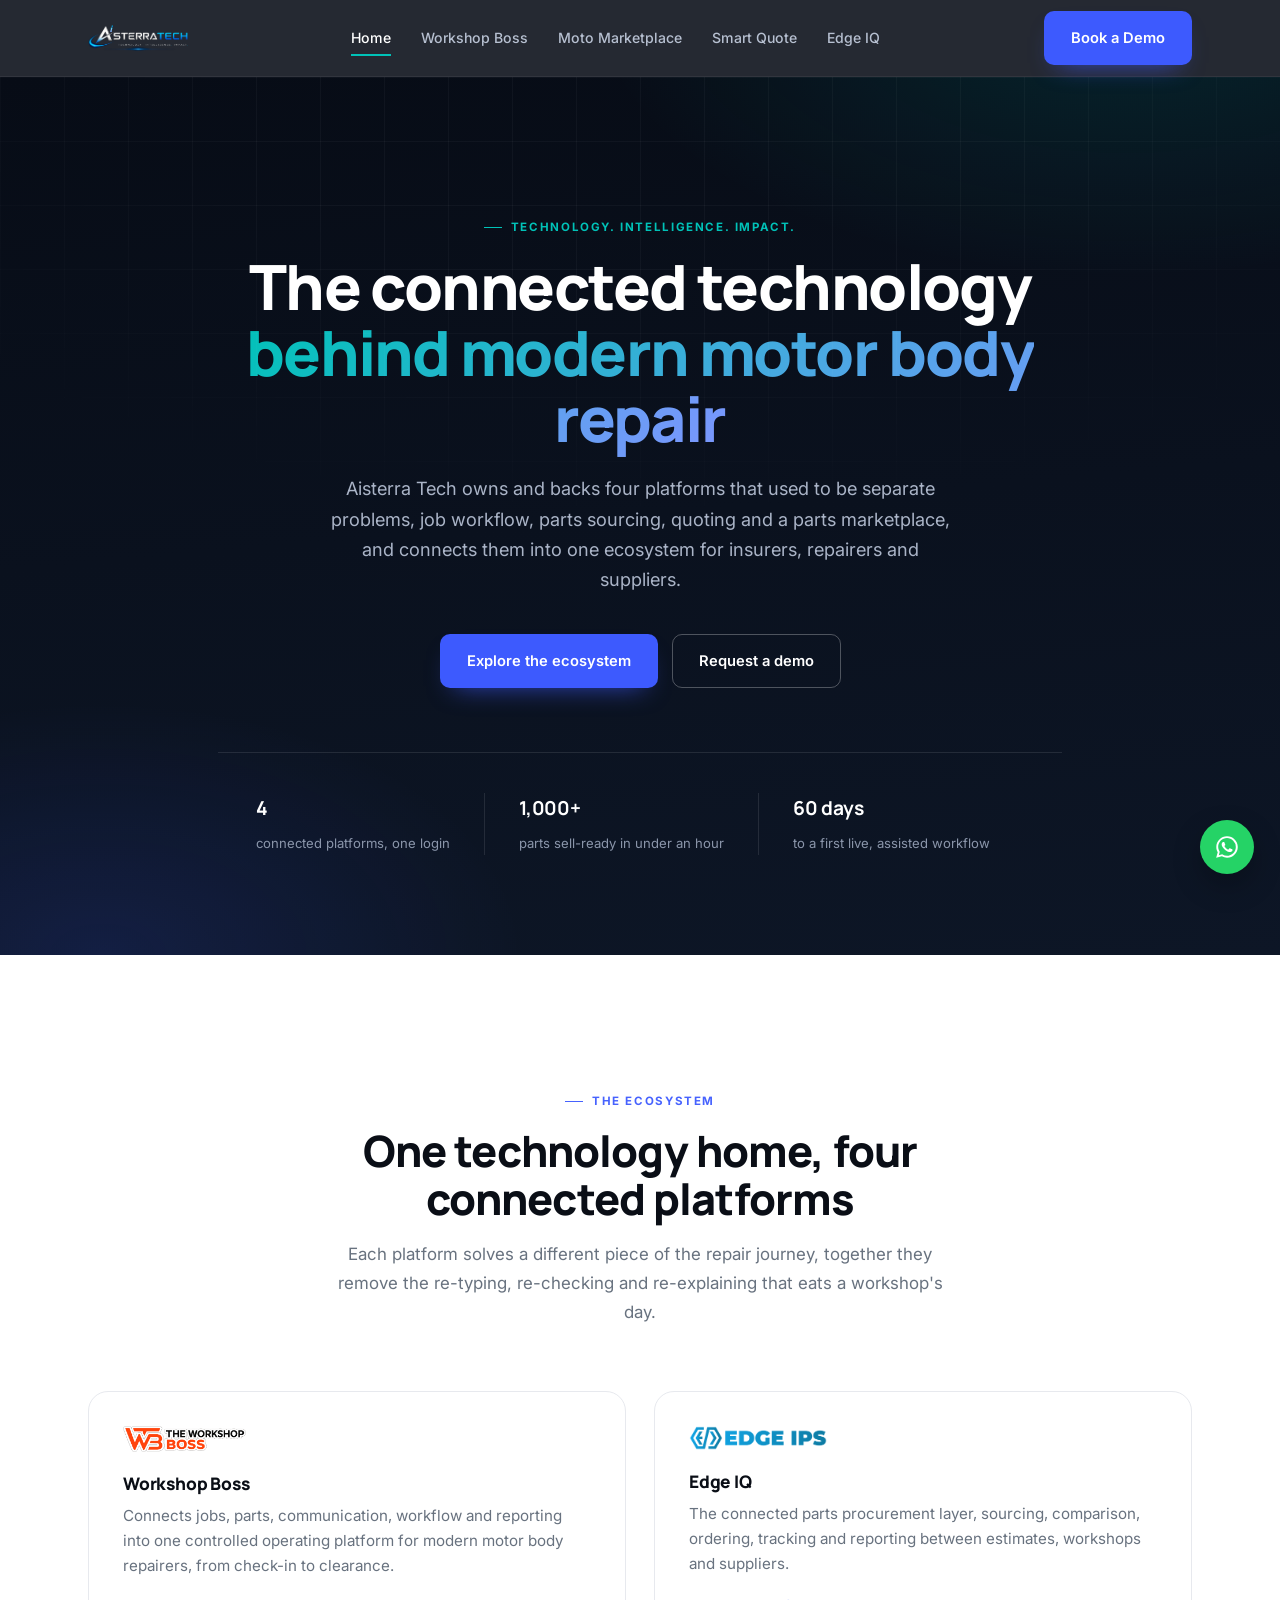
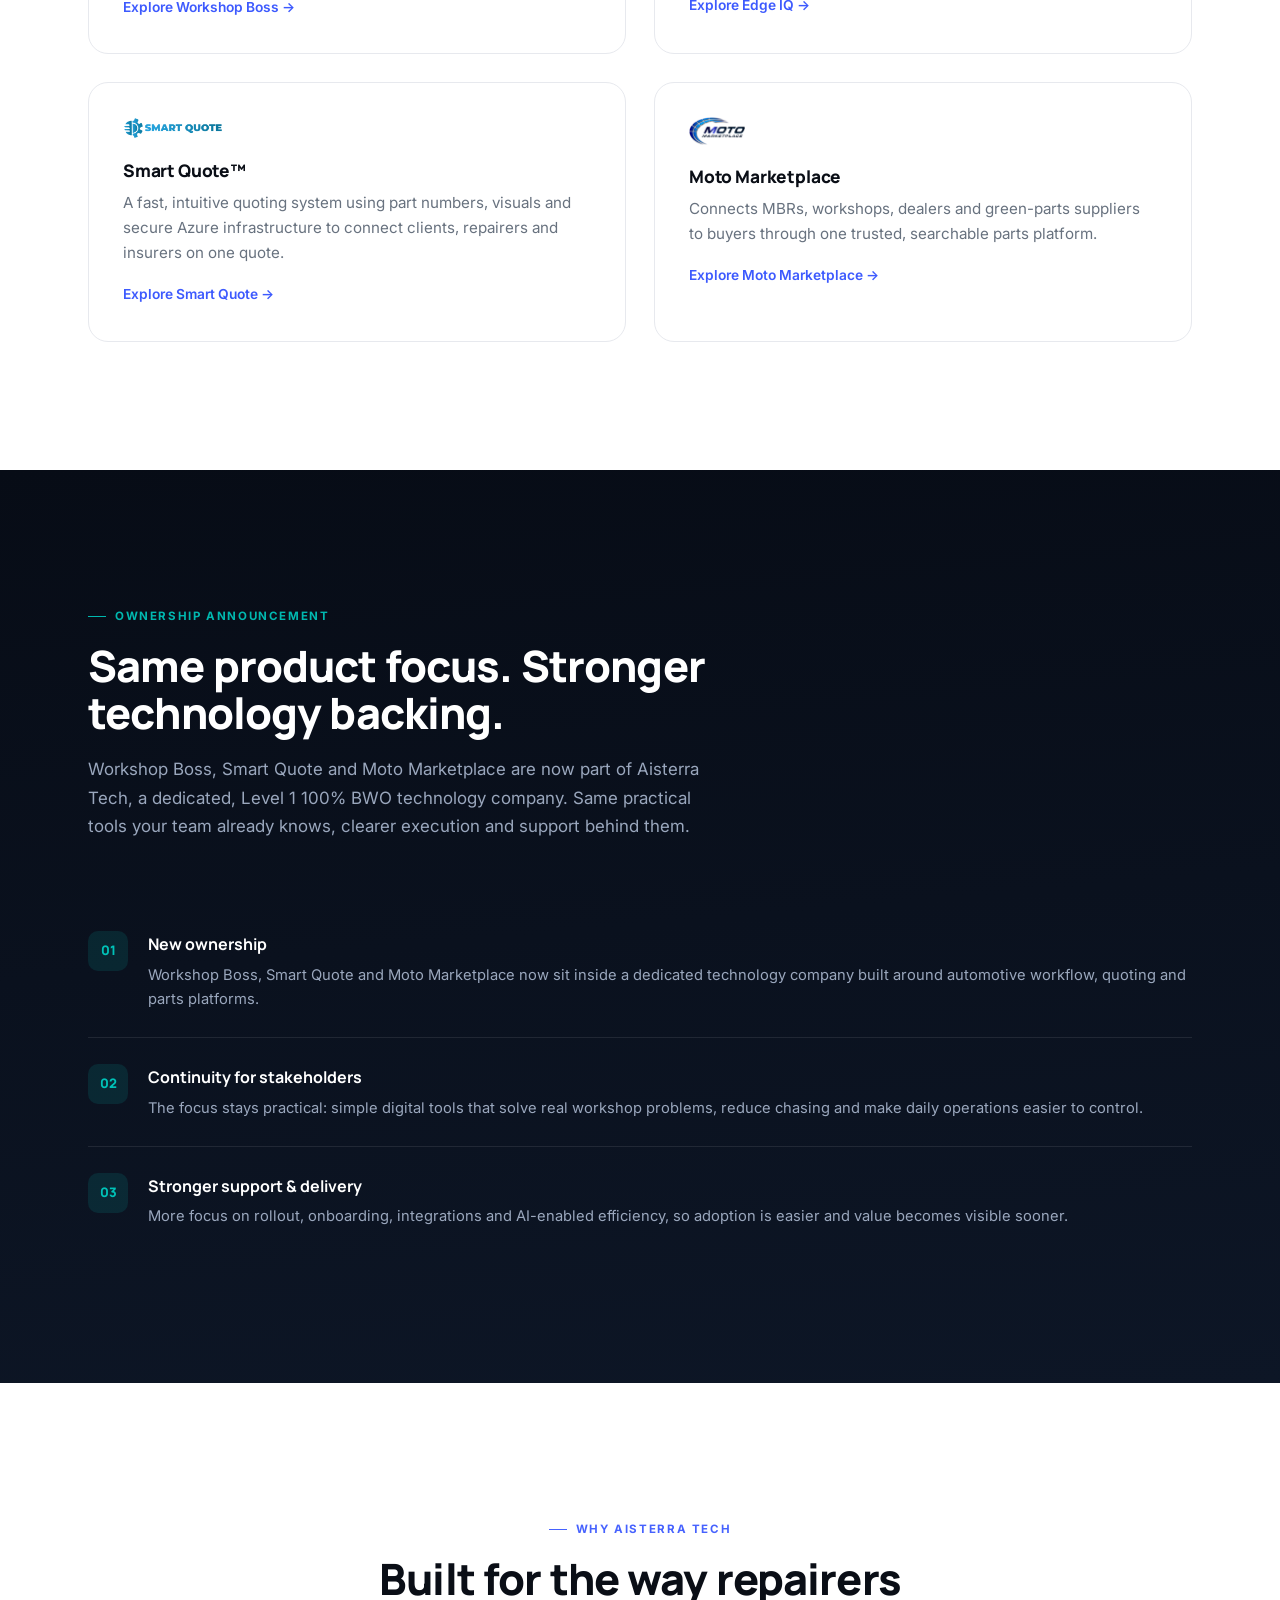
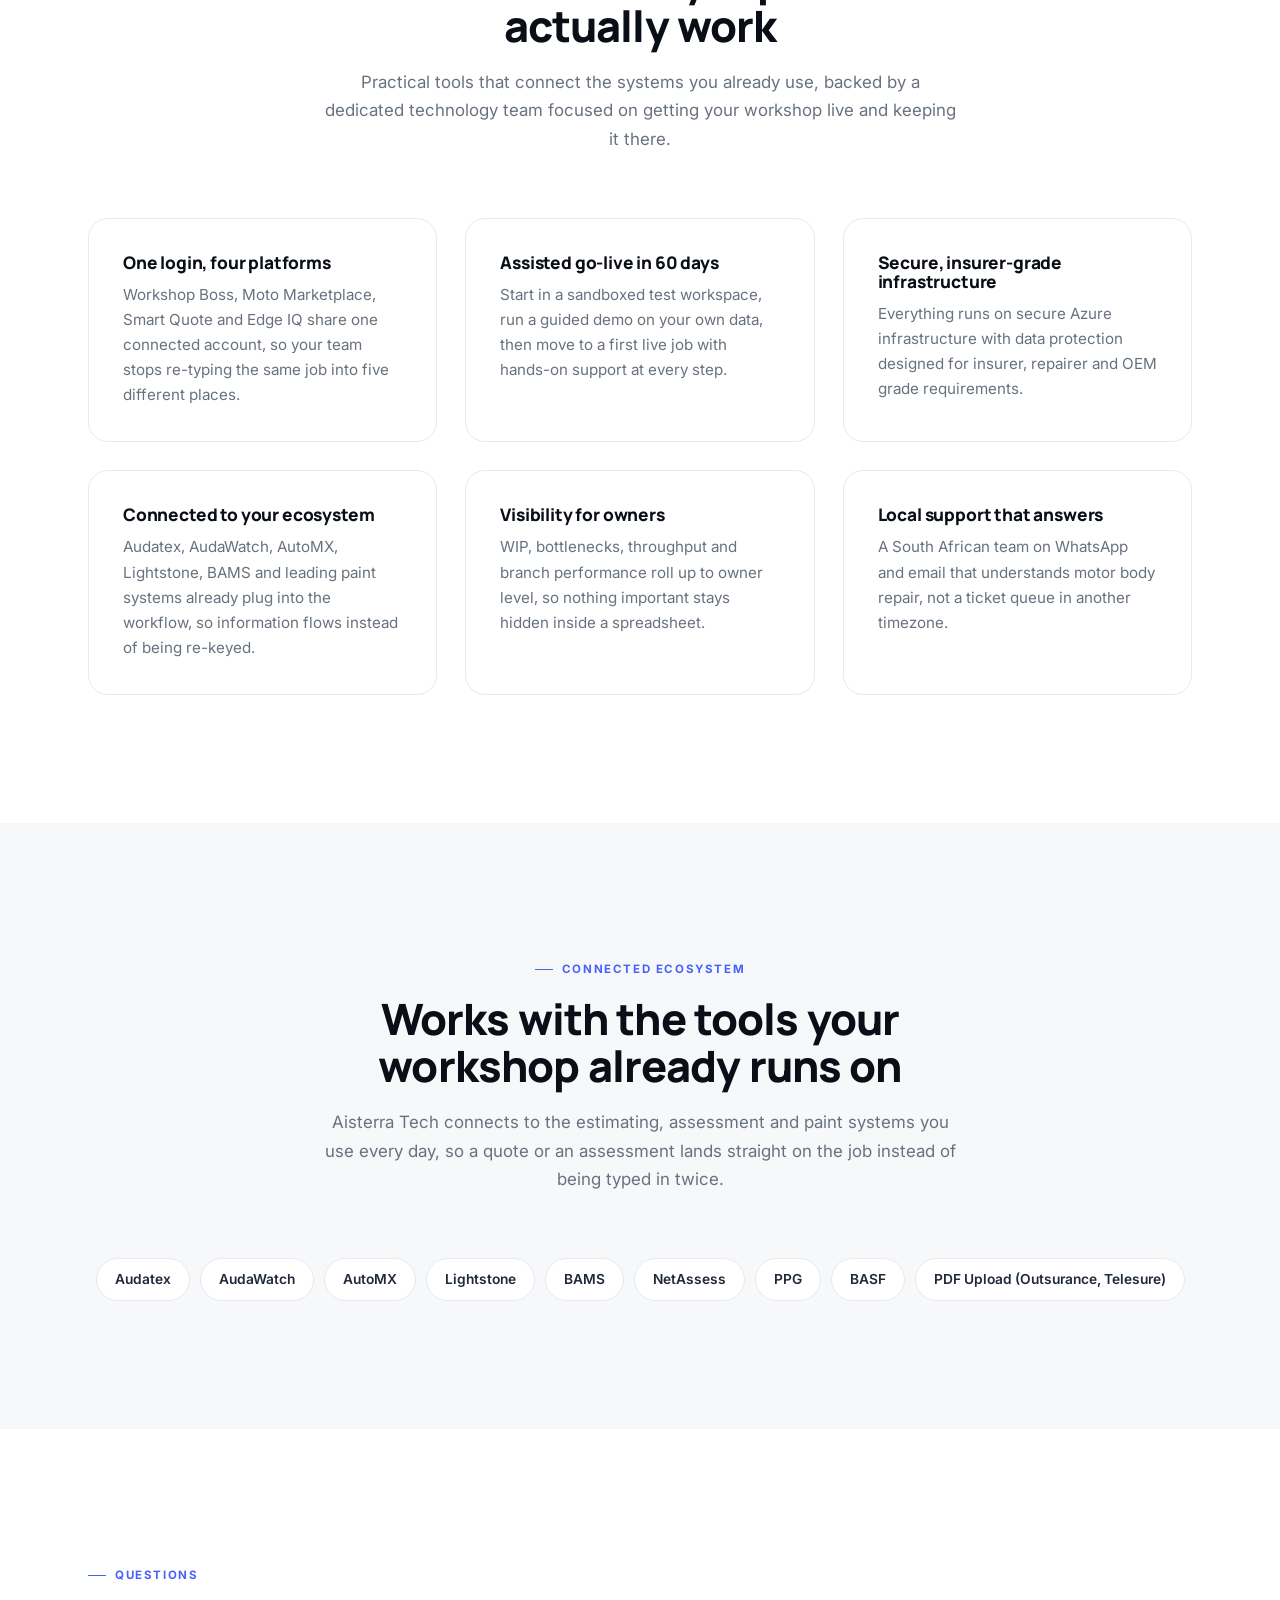
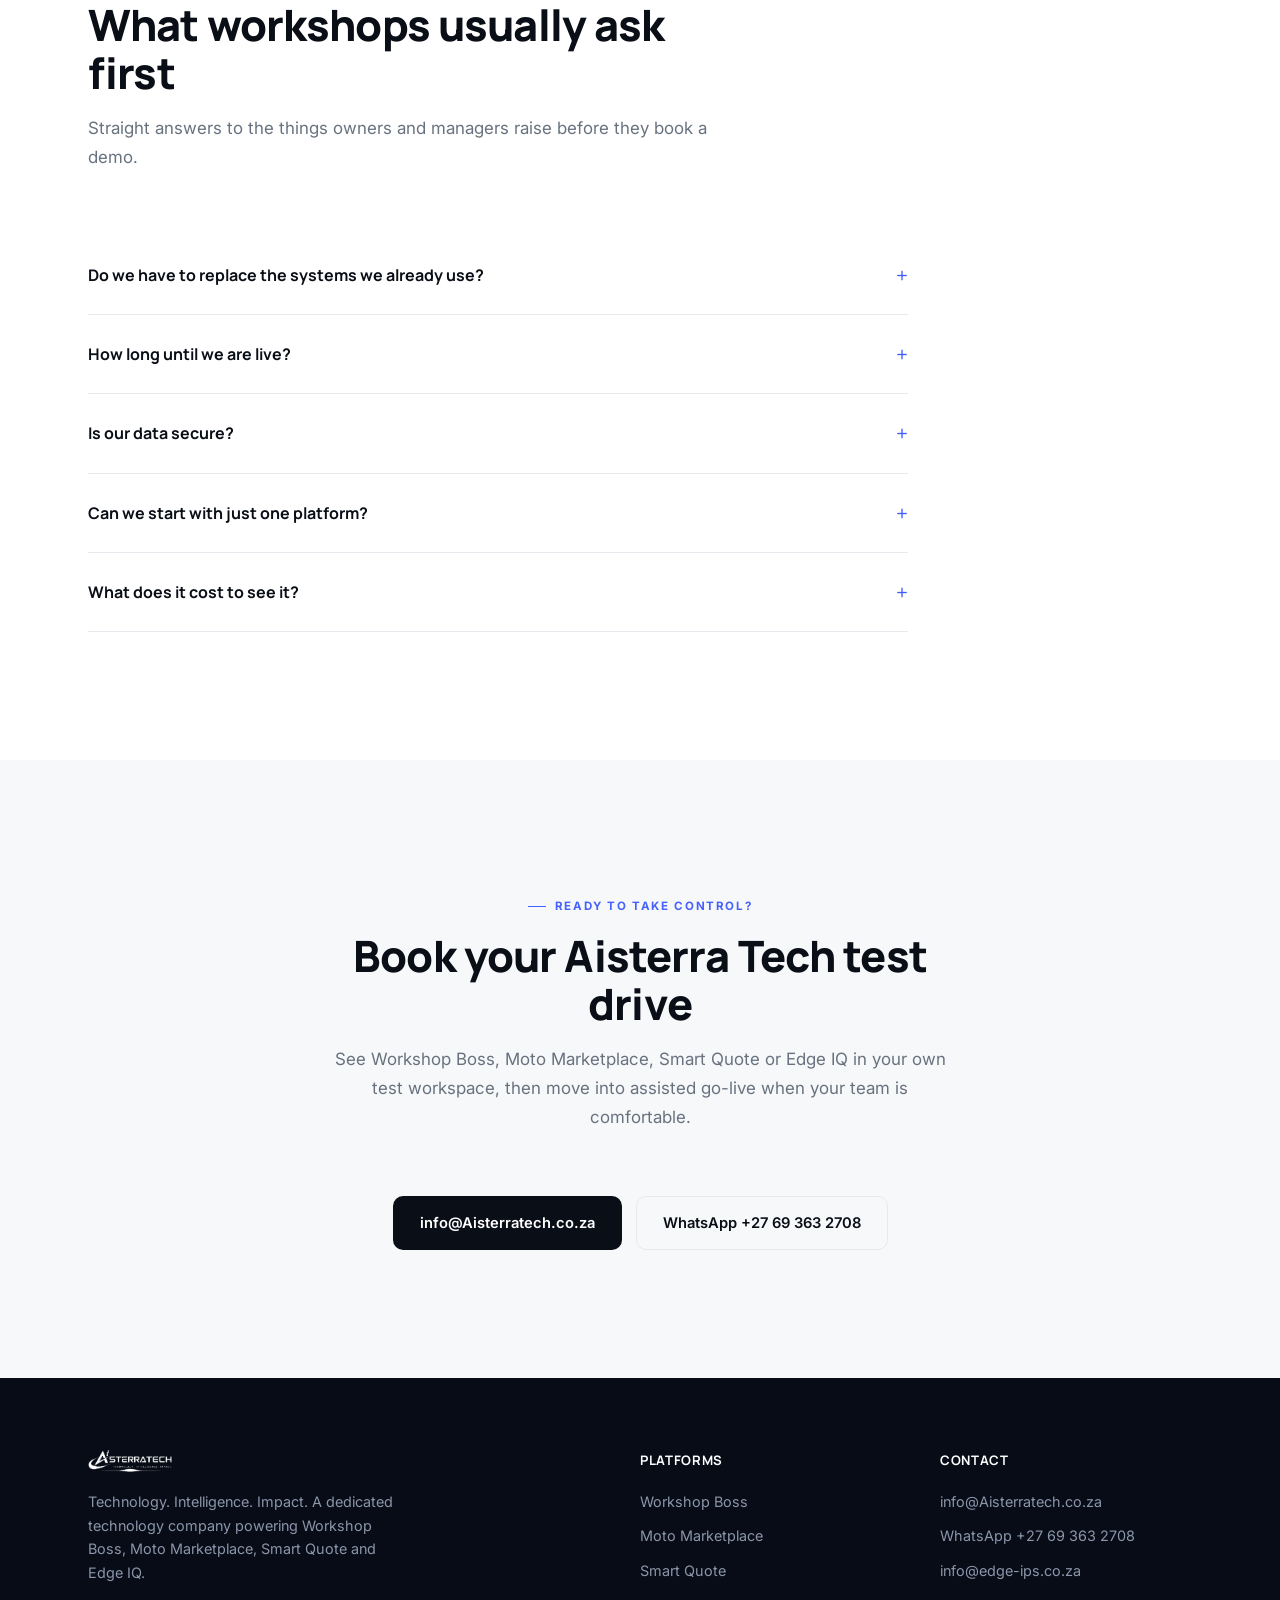
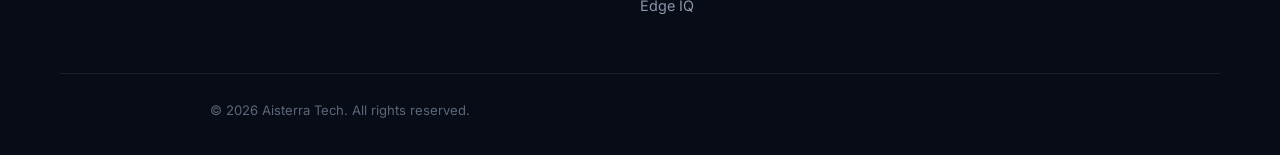
<file: index.html>
<!DOCTYPE html>
<html lang="en">
<head>
<meta charset="UTF-8">
<meta name="viewport" content="width=device-width, initial-scale=1.0">
<title>Aisterra Tech | Technology. Intelligence. Impact.</title>
<meta name="description" content="Aisterra Tech is the technology home for Workshop Boss, Moto Marketplace, Smart Quote and Edge IQ, connecting the entire automotive repair and parts ecosystem.">
<link rel="stylesheet" href="assets/style.css">
</head>
<body>

<header>
  <div class="wrap">
    <a href="index.html" class="brand"><img src="assets/aisterra-logo.png" alt="Aisterra Tech" style="filter:none"></a>
    <button class="nav-toggle" aria-label="Toggle menu" aria-expanded="false"><span></span><span></span><span></span></button>
    <nav>
      <a href="index.html" class="active">Home</a>
      <a href="workshop-boss.html">Workshop Boss</a>
      <a href="moto-marketplace.html">Moto Marketplace</a>
      <a href="smart-quote.html">Smart Quote</a>
      <a href="edge-iq.html">Edge IQ</a>
    </nav>
    <a href="#contact" class="btn btn-primary">Book a Demo</a>
  </div>
</header>

<section class="hero">
  <div class="wrap">
    <span class="eyebrow on-dark" style="justify-content:center">Technology. Intelligence. Impact.</span>
    <h1>The connected technology <span>behind modern motor body repair</span></h1>
    <p>Aisterra Tech owns and backs four platforms that used to be separate problems, job workflow, parts sourcing, quoting and a parts marketplace, and connects them into one ecosystem for insurers, repairers and suppliers.</p>
    <div class="hero-actions">
      <a href="#ecosystem" class="btn btn-primary">Explore the ecosystem</a>
      <a href="#contact" class="btn btn-ghost">Request a demo</a>
    </div>
    <div class="value-strip">
      <div class="item"><b>4</b><span>connected platforms, one login</span></div>
      <div class="item"><b>1,000+</b><span>parts sell-ready in under an hour</span></div>
      <div class="item"><b>60 days</b><span>to a first live, assisted workflow</span></div>
    </div>
  </div>
</section>

<section id="ecosystem">
  <div class="wrap">
    <div class="section-head center reveal">
      <span class="eyebrow" style="justify-content:center">The ecosystem</span>
      <h2>One technology home, four connected platforms</h2>
      <p>Each platform solves a different piece of the repair journey, together they remove the re-typing, re-checking and re-explaining that eats a workshop's day.</p>
    </div>
    <div class="grid-2">
      <div class="card reveal">
        <img src="assets/workshopboss-logo.png" alt="Workshop Boss" style="height:26px;margin-bottom:22px">
        <h3>Workshop Boss</h3>
        <p>Connects jobs, parts, communication, workflow and reporting into one controlled operating platform for modern motor body repairers, from check-in to clearance.</p>
        <a class="learn" href="workshop-boss.html">Explore Workshop Boss →</a>
      </div>
      <div class="card reveal">
        <img src="assets/edgeiq-logo.png" alt="Edge IQ" style="height:24px;margin-bottom:22px">
        <h3>Edge IQ</h3>
        <p>The connected parts procurement layer, sourcing, comparison, ordering, tracking and reporting between estimates, workshops and suppliers.</p>
        <a class="learn" href="edge-iq.html">Explore Edge IQ →</a>
      </div>
      <div class="card reveal">
        <img src="assets/smartquote-logo.png" alt="Smart Quote" style="height:22px;margin-bottom:22px">
        <h3>Smart Quote™</h3>
        <p>A fast, intuitive quoting system using part numbers, visuals and secure Azure infrastructure to connect clients, repairers and insurers on one quote.</p>
        <a class="learn" href="smart-quote.html">Explore Smart Quote →</a>
      </div>
      <div class="card reveal">
        <img src="assets/motomarketplace-logo.png" alt="Moto Marketplace" style="height:28px;margin-bottom:22px">
        <h3>Moto Marketplace</h3>
        <p>Connects MBRs, workshops, dealers and green-parts suppliers to buyers through one trusted, searchable parts platform.</p>
        <a class="learn" href="moto-marketplace.html">Explore Moto Marketplace →</a>
      </div>
    </div>
  </div>
</section>

<section class="bg-dark">
  <div class="wrap">
    <div class="section-head reveal">
      <span class="eyebrow on-dark">Ownership announcement</span>
      <h2>Same product focus. Stronger technology backing.</h2>
      <p>Workshop Boss, Smart Quote and Moto Marketplace are now part of Aisterra Tech, a dedicated, Level 1 100% BWO technology company. Same practical tools your team already knows, clearer execution and support behind them.</p>
    </div>
    <div class="feature-row reveal">
      <div class="icon">01</div>
      <div><h4>New ownership</h4><p>Workshop Boss, Smart Quote and Moto Marketplace now sit inside a dedicated technology company built around automotive workflow, quoting and parts platforms.</p></div>
    </div>
    <div class="feature-row reveal">
      <div class="icon">02</div>
      <div><h4>Continuity for stakeholders</h4><p>The focus stays practical: simple digital tools that solve real workshop problems, reduce chasing and make daily operations easier to control.</p></div>
    </div>
    <div class="feature-row reveal">
      <div class="icon">03</div>
      <div><h4>Stronger support &amp; delivery</h4><p>More focus on rollout, onboarding, integrations and AI-enabled efficiency, so adoption is easier and value becomes visible sooner.</p></div>
    </div>
  </div>
</section>

<section>
  <div class="wrap">
    <div class="section-head center reveal" style="margin-left:auto;margin-right:auto">
      <span class="eyebrow" style="justify-content:center">Why Aisterra Tech</span>
      <h2>Built for the way repairers actually work</h2>
      <p>Practical tools that connect the systems you already use, backed by a dedicated technology team focused on getting your workshop live and keeping it there.</p>
    </div>
    <div class="grid-3">
      <div class="card reveal"><h3>One login, four platforms</h3><p>Workshop Boss, Moto Marketplace, Smart Quote and Edge IQ share one connected account, so your team stops re-typing the same job into five different places.</p></div>
      <div class="card reveal"><h3>Assisted go-live in 60 days</h3><p>Start in a sandboxed test workspace, run a guided demo on your own data, then move to a first live job with hands-on support at every step.</p></div>
      <div class="card reveal"><h3>Secure, insurer-grade infrastructure</h3><p>Everything runs on secure Azure infrastructure with data protection designed for insurer, repairer and OEM grade requirements.</p></div>
      <div class="card reveal"><h3>Connected to your ecosystem</h3><p>Audatex, AudaWatch, AutoMX, Lightstone, BAMS and leading paint systems already plug into the workflow, so information flows instead of being re-keyed.</p></div>
      <div class="card reveal"><h3>Visibility for owners</h3><p>WIP, bottlenecks, throughput and branch performance roll up to owner level, so nothing important stays hidden inside a spreadsheet.</p></div>
      <div class="card reveal"><h3>Local support that answers</h3><p>A South African team on WhatsApp and email that understands motor body repair, not a ticket queue in another timezone.</p></div>
    </div>
  </div>
</section>

<section class="bg-surface">
  <div class="wrap">
    <div class="section-head center reveal" style="margin-left:auto;margin-right:auto">
      <span class="eyebrow" style="justify-content:center">Connected ecosystem</span>
      <h2>Works with the tools your workshop already runs on</h2>
      <p>Aisterra Tech connects to the estimating, assessment and paint systems you use every day, so a quote or an assessment lands straight on the job instead of being typed in twice.</p>
    </div>
    <div class="pill-row reveal" style="justify-content:center">
      <span class="pill">Audatex</span><span class="pill">AudaWatch</span><span class="pill">AutoMX</span><span class="pill">Lightstone</span><span class="pill">BAMS</span><span class="pill">NetAssess</span><span class="pill">PPG</span><span class="pill">BASF</span><span class="pill">PDF Upload (Outsurance, Telesure)</span>
    </div>
  </div>
</section>

<section>
  <div class="wrap">
    <div class="section-head reveal">
      <span class="eyebrow">Questions</span>
      <h2>What workshops usually ask first</h2>
      <p>Straight answers to the things owners and managers raise before they book a demo.</p>
    </div>
    <div class="reveal" style="max-width:820px">
      <details class="faq-item"><summary>Do we have to replace the systems we already use?</summary><div class="faq-body">No. Aisterra Tech is built around the systems workshops already run, from Audatex to your paint supplier. It connects them into one reliable workflow rather than forcing you to rip anything out.</div></details>
      <details class="faq-item"><summary>How long until we are live?</summary><div class="faq-body">Most workshops go live within 60 days. You begin in a test workspace, prove the value on one workflow, then expand once your team is comfortable.</div></details>
      <details class="faq-item"><summary>Is our data secure?</summary><div class="faq-body">Yes. Everything runs on secure Azure infrastructure with data protection designed for insurer, repairer and OEM grade requirements.</div></details>
      <details class="faq-item"><summary>Can we start with just one platform?</summary><div class="faq-body">Absolutely. Many workshops start with Workshop Boss or Smart Quote and add Moto Marketplace and Edge IQ later. One login already connects them when you are ready.</div></details>
      <details class="faq-item"><summary>What does it cost to see it?</summary><div class="faq-body">A demo and a pre-configured test workspace are free. You only commit once you have seen it working on your own jobs.</div></details>
    </div>
  </div>
</section>

<section id="contact" class="bg-surface">
  <div class="wrap">
    <div class="section-head center reveal" style="margin-left:auto;margin-right:auto">
      <span class="eyebrow" style="justify-content:center">Ready to take control?</span>
      <h2>Book your Aisterra Tech test drive</h2>
      <p>See Workshop Boss, Moto Marketplace, Smart Quote or Edge IQ in your own test workspace, then move into assisted go-live when your team is comfortable.</p>
    </div>
    <div class="hero-actions" style="justify-content:center">
      <a href="mailto:info@Aisterratech.co.za" class="btn btn-dark">info@Aisterratech.co.za</a>
      <a href="https://wa.me/27693632708" class="btn btn-outline">WhatsApp +27 69 363 2708</a>
    </div>
  </div>
</section>

<footer>
  <div class="wrap">
    <div class="brand">
      <img src="assets/aisterra-logo.png" alt="Aisterra Tech">
      <p style="max-width:36ch">Technology. Intelligence. Impact. A dedicated technology company powering Workshop Boss, Moto Marketplace, Smart Quote and Edge IQ.</p>
    </div>
    <div>
      <h4>Platforms</h4>
      <ul>
        <li><a href="workshop-boss.html">Workshop Boss</a></li>
        <li><a href="moto-marketplace.html">Moto Marketplace</a></li>
        <li><a href="smart-quote.html">Smart Quote</a></li>
        <li><a href="edge-iq.html">Edge IQ</a></li>
      </ul>
    </div>
    <div>
      <h4>Contact</h4>
      <ul>
        <li><a href="mailto:info@Aisterratech.co.za">info@Aisterratech.co.za</a></li>
        <li><a href="https://wa.me/27693632708">WhatsApp +27 69 363 2708</a></li>
        <li><a href="mailto:info@edge-ips.co.za">info@edge-ips.co.za</a></li>
      </ul>
    </div>
  </div>
  <div class="foot-bottom wrap">© 2026 Aisterra Tech. All rights reserved.</div>
</footer>

<a class="wa-btn" href="https://wa.me/27693632708" target="_blank" aria-label="Chat on WhatsApp">
  <svg viewBox="0 0 24 24"><path d="M12.04 2C6.58 2 2.13 6.45 2.13 11.91c0 1.75.46 3.46 1.32 4.96L2 22l5.25-1.38a9.9 9.9 0 0 0 4.79 1.22h.01c5.46 0 9.9-4.45 9.9-9.91C21.96 6.45 17.5 2 12.04 2zm0 18.02h-.01a8.1 8.1 0 0 1-4.14-1.13l-.3-.18-3.12.82.83-3.04-.19-.31a8.13 8.13 0 0 1-1.25-4.28c0-4.49 3.65-8.14 8.14-8.14 2.17 0 4.21.85 5.75 2.39a8.08 8.08 0 0 1 2.38 5.75c0 4.49-3.65 8.14-8.14 8.14zm4.47-6.1c-.24-.12-1.44-.71-1.66-.79-.22-.08-.39-.12-.55.12-.16.24-.63.79-.78.95-.14.16-.29.18-.53.06-.24-.12-1.02-.38-1.95-1.2-.72-.64-1.21-1.44-1.35-1.68-.14-.24-.01-.37.11-.49.11-.11.24-.29.36-.43.12-.14.16-.24.24-.41.08-.16.04-.31-.02-.43-.06-.12-.55-1.33-.76-1.82-.2-.48-.4-.42-.55-.42-.14 0-.31-.02-.47-.02-.16 0-.43.06-.66.31-.22.24-.86.85-.86 2.07 0 1.22.89 2.4 1.01 2.57.12.16 1.75 2.67 4.25 3.74.59.26 1.06.41 1.42.52.6.19 1.14.16 1.57.1.48-.07 1.44-.59 1.64-1.15.2-.57.2-1.05.14-1.15-.06-.1-.22-.16-.46-.28z"/></svg>
</a>

<script src="assets/app.js" defer></script>
</body>
</html>
</file>
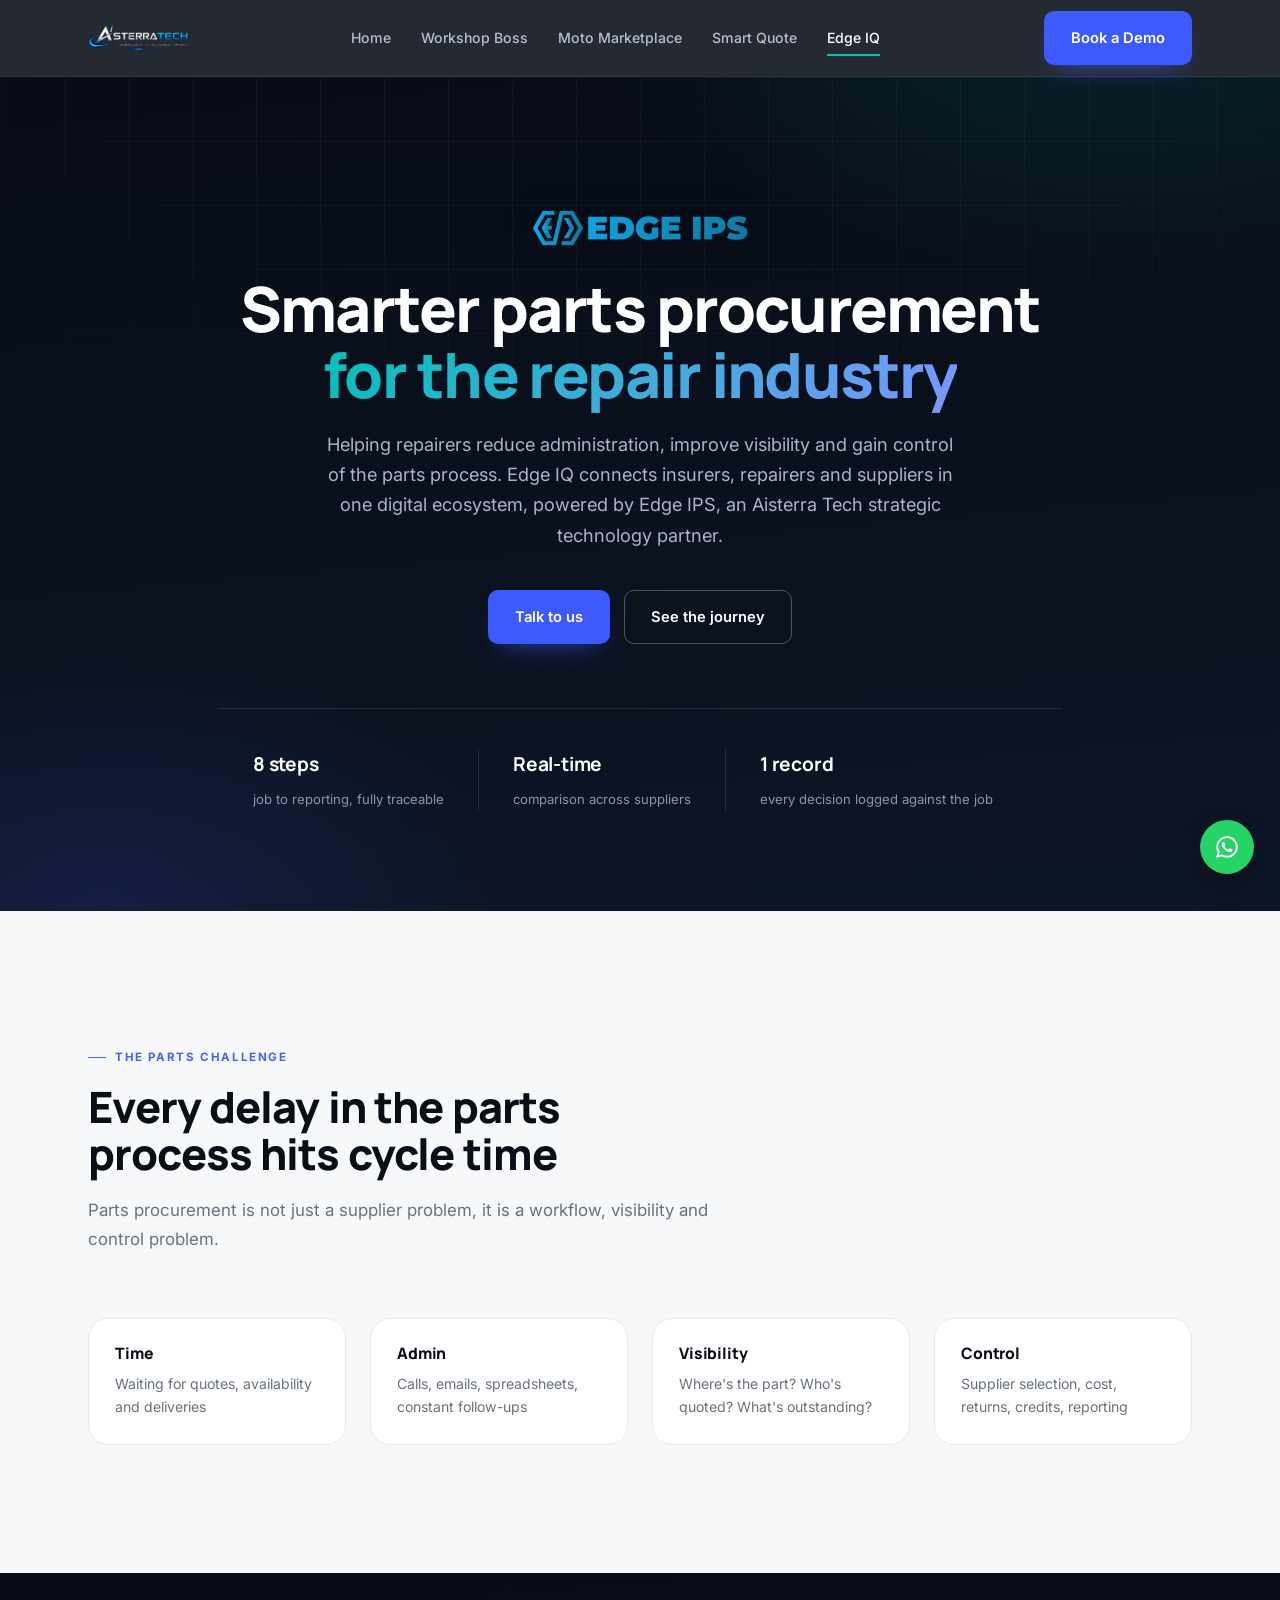
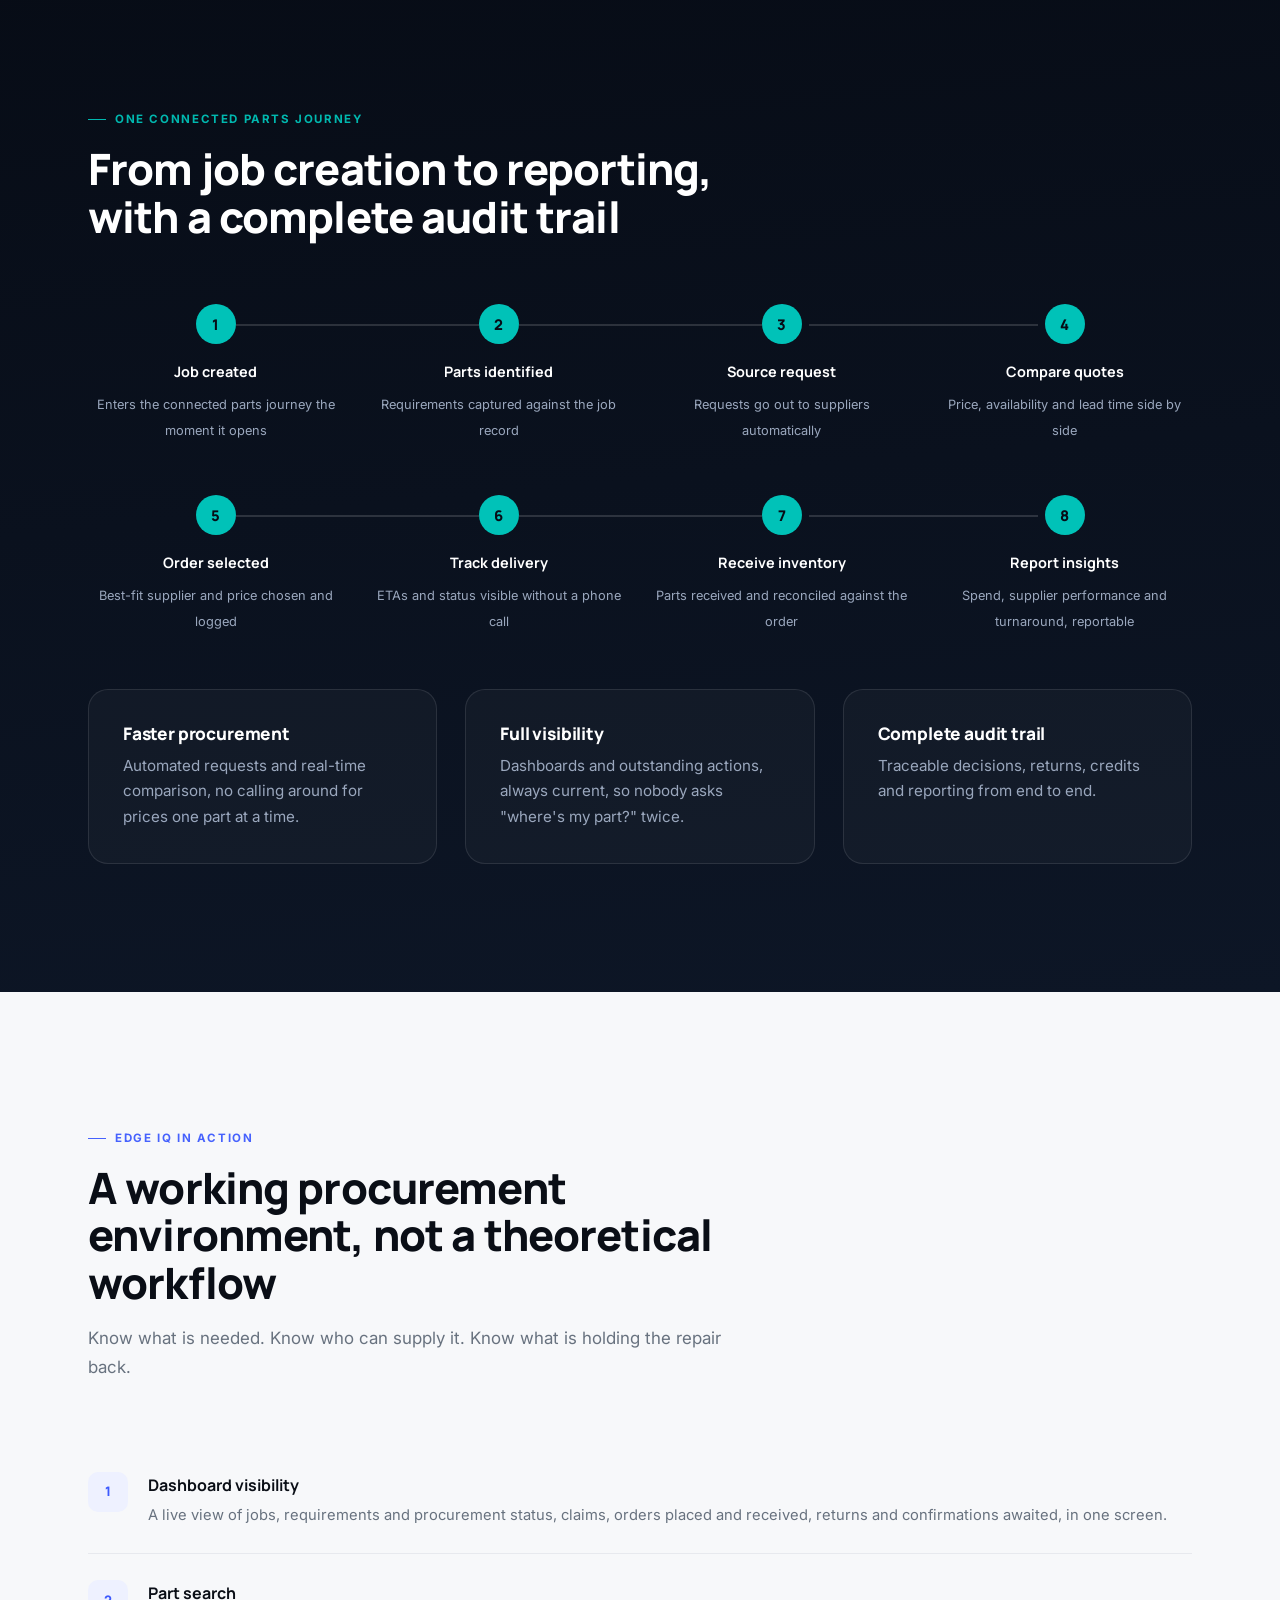
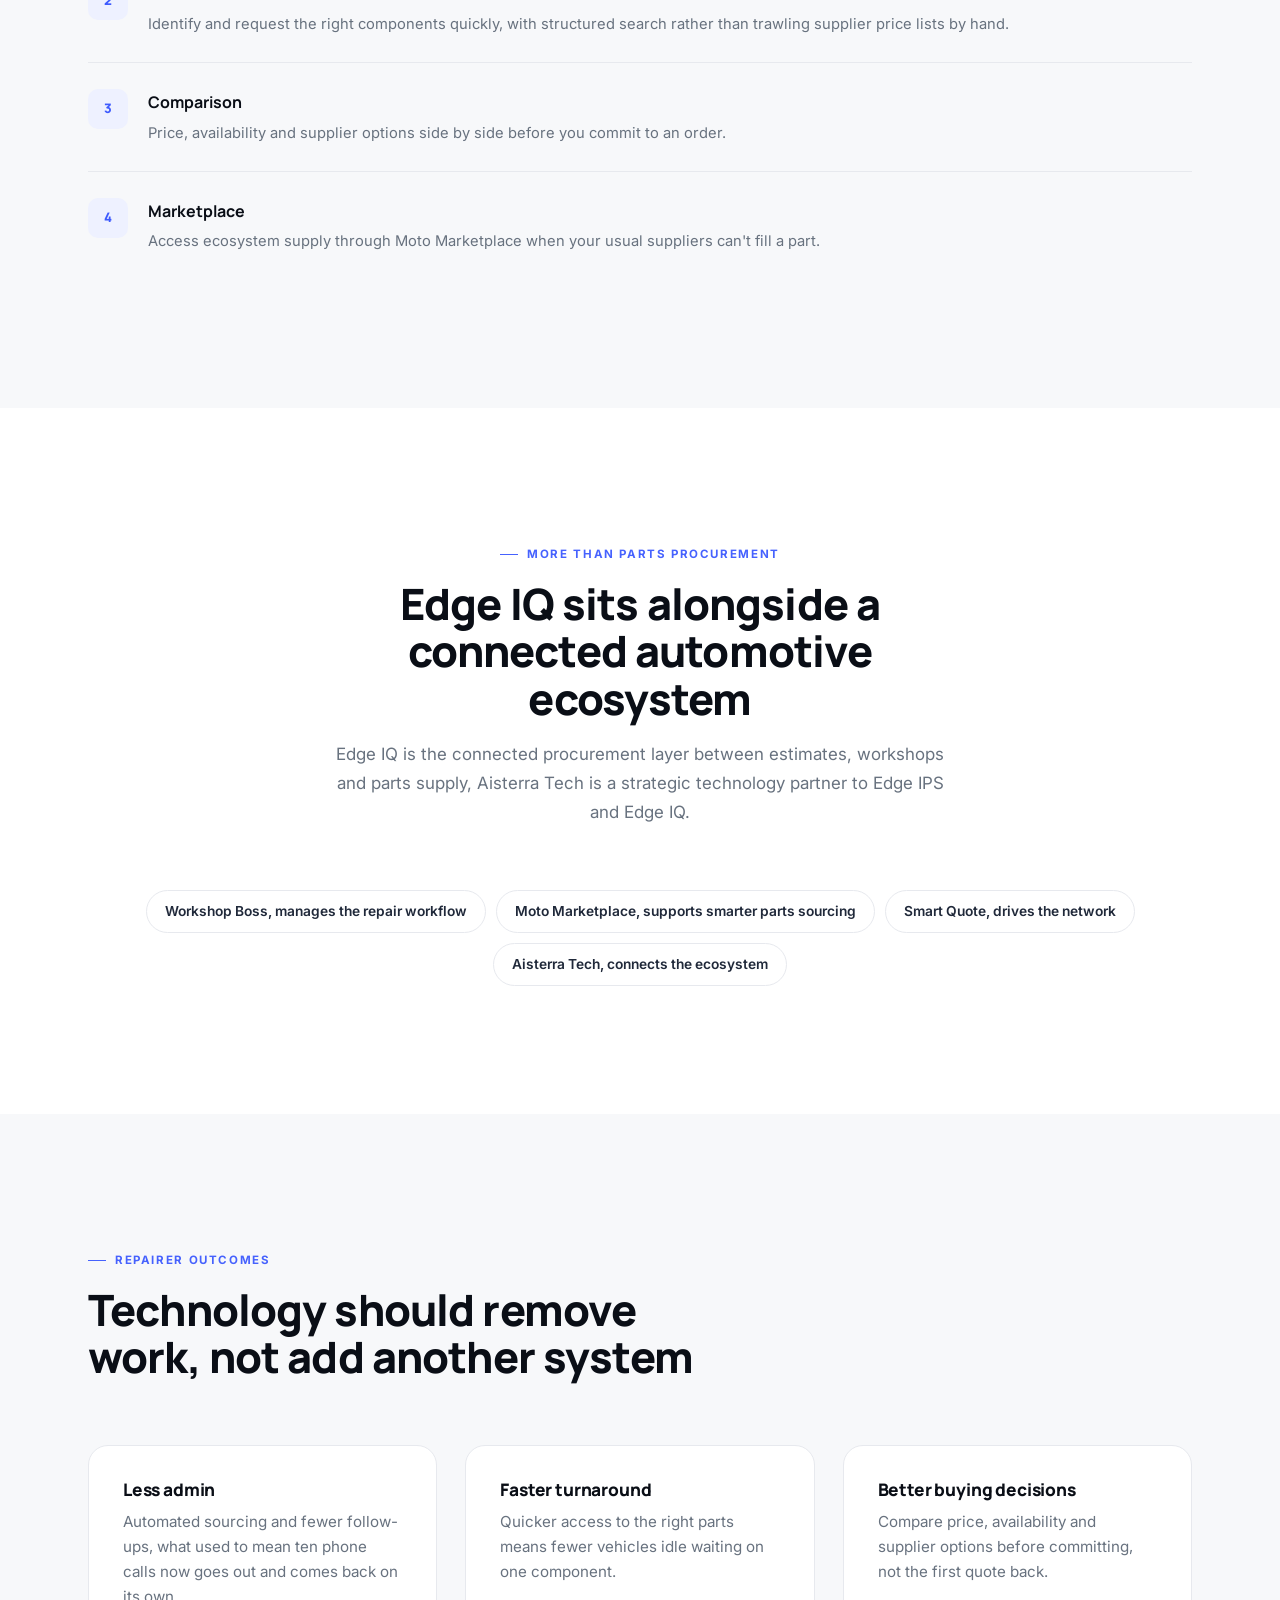
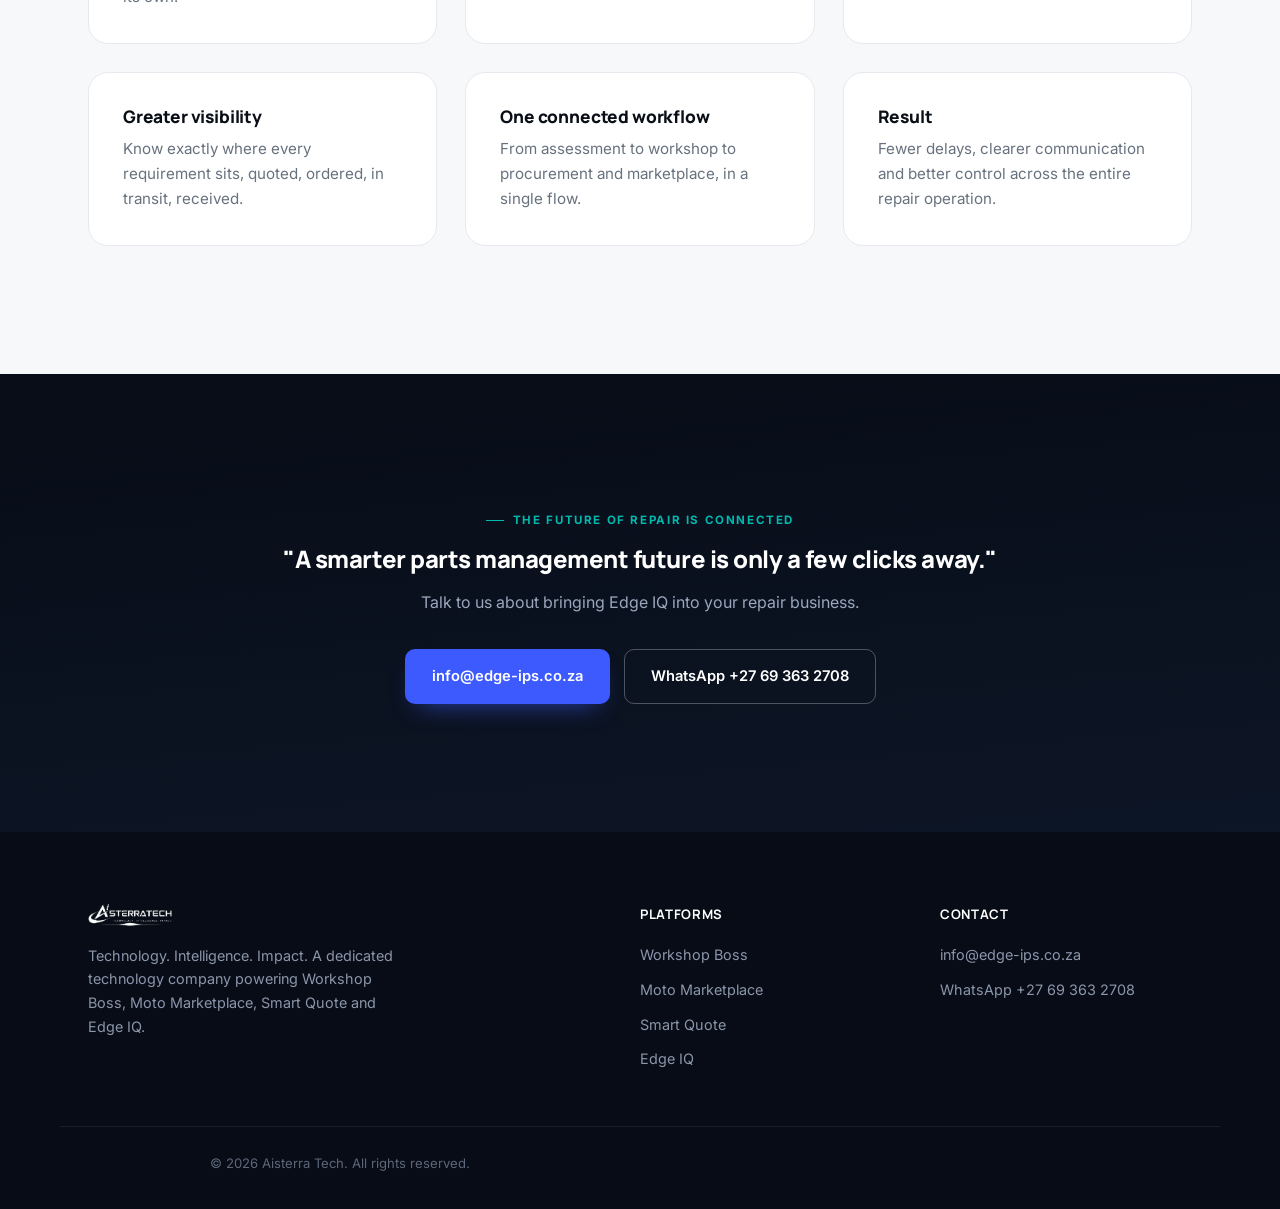
<file: edge-iq.html>
<!DOCTYPE html>
<html lang="en">
<head>
<meta charset="UTF-8">
<meta name="viewport" content="width=device-width, initial-scale=1.0">
<title>Edge IQ | Powered by Edge IPS · An Aisterra Tech Partner</title>
<meta name="description" content="Edge IQ connects insurers, repairers and suppliers to streamline parts sourcing, comparison, ordering and reporting, the connected procurement layer for the repair industry.">
<link rel="stylesheet" href="assets/style.css">
</head>
<body>

<header>
  <div class="wrap">
    <a href="index.html" class="brand"><img src="assets/aisterra-logo.png" alt="Aisterra Tech"></a>
    <button class="nav-toggle" aria-label="Toggle menu" aria-expanded="false"><span></span><span></span><span></span></button>
    <nav>
      <a href="index.html">Home</a>
      <a href="workshop-boss.html">Workshop Boss</a>
      <a href="moto-marketplace.html">Moto Marketplace</a>
      <a href="smart-quote.html">Smart Quote</a>
      <a href="edge-iq.html" class="active">Edge IQ</a>
    </nav>
    <a href="index.html#contact" class="btn btn-primary">Book a Demo</a>
  </div>
</header>

<section class="hero">
  <div class="wrap">
    <img class="brand-emblem" src="assets/edgeiq-logo.png" alt="Edge IQ" style="height:38px;margin:0 auto 28px">
    <h1>Smarter parts procurement <span>for the repair industry</span></h1>
    <p>Helping repairers reduce administration, improve visibility and gain control of the parts process. Edge IQ connects insurers, repairers and suppliers in one digital ecosystem, powered by Edge IPS, an Aisterra Tech strategic technology partner.</p>
    <div class="hero-actions">
      <a href="index.html#contact" class="btn btn-primary">Talk to us</a>
      <a href="#journey" class="btn btn-ghost">See the journey</a>
    </div>
    <div class="value-strip">
      <div class="item"><b>8 steps</b><span>job to reporting, fully traceable</span></div>
      <div class="item"><b>Real-time</b><span>comparison across suppliers</span></div>
      <div class="item"><b>1 record</b><span>every decision logged against the job</span></div>
    </div>
  </div>
</section>

<section class="bg-surface">
  <div class="wrap">
    <div class="section-head reveal">
      <span class="eyebrow">The parts challenge</span>
      <h2>Every delay in the parts process hits cycle time</h2>
      <p>Parts procurement is not just a supplier problem, it is a workflow, visibility and control problem.</p>
    </div>
    <div class="grid-4 reveal">
      <div class="card" style="padding:26px"><h3 style="font-size:.98rem">Time</h3><p style="font-size:.88rem">Waiting for quotes, availability and deliveries</p></div>
      <div class="card" style="padding:26px"><h3 style="font-size:.98rem">Admin</h3><p style="font-size:.88rem">Calls, emails, spreadsheets, constant follow-ups</p></div>
      <div class="card" style="padding:26px"><h3 style="font-size:.98rem">Visibility</h3><p style="font-size:.88rem">Where's the part? Who's quoted? What's outstanding?</p></div>
      <div class="card" style="padding:26px"><h3 style="font-size:.98rem">Control</h3><p style="font-size:.88rem">Supplier selection, cost, returns, credits, reporting</p></div>
    </div>
  </div>
</section>

<section id="journey" class="bg-dark">
  <div class="wrap">
    <div class="section-head reveal">
      <span class="eyebrow on-dark">One connected parts journey</span>
      <h2>From job creation to reporting, with a complete audit trail</h2>
    </div>
    <div class="flow reveal">
      <div class="flow-step"><div class="line"></div><div class="dot">1</div><b>Job created</b><span>Enters the connected parts journey the moment it opens</span></div>
      <div class="flow-step"><div class="line"></div><div class="dot">2</div><b>Parts identified</b><span>Requirements captured against the job record</span></div>
      <div class="flow-step"><div class="line"></div><div class="dot">3</div><b>Source request</b><span>Requests go out to suppliers automatically</span></div>
      <div class="flow-step"><div class="line"></div><div class="dot">4</div><b>Compare quotes</b><span>Price, availability and lead time side by side</span></div>
    </div>
    <div class="flow reveal" style="margin-top:52px">
      <div class="flow-step"><div class="line"></div><div class="dot">5</div><b>Order selected</b><span>Best-fit supplier and price chosen and logged</span></div>
      <div class="flow-step"><div class="line"></div><div class="dot">6</div><b>Track delivery</b><span>ETAs and status visible without a phone call</span></div>
      <div class="flow-step"><div class="line"></div><div class="dot">7</div><b>Receive inventory</b><span>Parts received and reconciled against the order</span></div>
      <div class="flow-step"><div class="line"></div><div class="dot">8</div><b>Report insights</b><span>Spend, supplier performance and turnaround, reportable</span></div>
    </div>
    <div class="grid-3 reveal" style="margin-top:56px">
      <div class="card"><h3>Faster procurement</h3><p>Automated requests and real-time comparison, no calling around for prices one part at a time.</p></div>
      <div class="card"><h3>Full visibility</h3><p>Dashboards and outstanding actions, always current, so nobody asks "where's my part?" twice.</p></div>
      <div class="card"><h3>Complete audit trail</h3><p>Traceable decisions, returns, credits and reporting from end to end.</p></div>
    </div>
  </div>
</section>

<section class="bg-surface">
  <div class="wrap">
    <div class="section-head reveal">
      <span class="eyebrow">Edge IQ in action</span>
      <h2>A working procurement environment, not a theoretical workflow</h2>
      <p>Know what is needed. Know who can supply it. Know what is holding the repair back.</p>
    </div>
    <div class="reveal">
      <div class="feature-row"><div class="icon">1</div><div><h4>Dashboard visibility</h4><p>A live view of jobs, requirements and procurement status, claims, orders placed and received, returns and confirmations awaited, in one screen.</p></div></div>
      <div class="feature-row"><div class="icon">2</div><div><h4>Part search</h4><p>Identify and request the right components quickly, with structured search rather than trawling supplier price lists by hand.</p></div></div>
      <div class="feature-row"><div class="icon">3</div><div><h4>Comparison</h4><p>Price, availability and supplier options side by side before you commit to an order.</p></div></div>
      <div class="feature-row"><div class="icon">4</div><div><h4>Marketplace</h4><p>Access ecosystem supply through Moto Marketplace when your usual suppliers can't fill a part.</p></div></div>
    </div>
  </div>
</section>

<section>
  <div class="wrap">
    <div class="section-head center reveal" style="margin-left:auto;margin-right:auto">
      <span class="eyebrow" style="justify-content:center">More than parts procurement</span>
      <h2>Edge IQ sits alongside a connected automotive ecosystem</h2>
      <p>Edge IQ is the connected procurement layer between estimates, workshops and parts supply, Aisterra Tech is a strategic technology partner to Edge IPS and Edge IQ.</p>
    </div>
    <div class="pill-row reveal" style="justify-content:center">
      <span class="pill">Workshop Boss, manages the repair workflow</span>
      <span class="pill">Moto Marketplace, supports smarter parts sourcing</span>
      <span class="pill">Smart Quote, drives the network</span>
      <span class="pill">Aisterra Tech, connects the ecosystem</span>
    </div>
  </div>
</section>

<section class="bg-surface">
  <div class="wrap">
    <div class="section-head reveal">
      <span class="eyebrow">Repairer outcomes</span>
      <h2>Technology should remove work, not add another system</h2>
    </div>
    <div class="grid-3 reveal">
      <div class="card"><h3>Less admin</h3><p>Automated sourcing and fewer follow-ups, what used to mean ten phone calls now goes out and comes back on its own.</p></div>
      <div class="card"><h3>Faster turnaround</h3><p>Quicker access to the right parts means fewer vehicles idle waiting on one component.</p></div>
      <div class="card"><h3>Better buying decisions</h3><p>Compare price, availability and supplier options before committing, not the first quote back.</p></div>
    </div>
    <div class="grid-3 reveal" style="margin-top:28px">
      <div class="card"><h3>Greater visibility</h3><p>Know exactly where every requirement sits, quoted, ordered, in transit, received.</p></div>
      <div class="card"><h3>One connected workflow</h3><p>From assessment to workshop to procurement and marketplace, in a single flow.</p></div>
      <div class="card"><h3>Result</h3><p>Fewer delays, clearer communication and better control across the entire repair operation.</p></div>
    </div>
  </div>
</section>

<section class="bg-dark" style="text-align:center">
  <div class="wrap-narrow">
    <span class="eyebrow on-dark" style="justify-content:center">The future of repair is connected</span>
    <h2 style="color:#fff;margin-bottom:16px">"A smarter parts management future is only a few clicks away."</h2>
    <p style="color:#9aa7bd;margin-bottom:34px">Talk to us about bringing Edge IQ into your repair business.</p>
    <div class="hero-actions" style="justify-content:center">
      <a href="mailto:info@edge-ips.co.za" class="btn btn-primary">info@edge-ips.co.za</a>
      <a href="https://wa.me/27693632708" class="btn btn-ghost">WhatsApp +27 69 363 2708</a>
    </div>
  </div>
</section>

<footer>
  <div class="wrap">
    <div class="brand">
      <img src="assets/aisterra-logo.png" alt="Aisterra Tech">
      <p style="max-width:36ch">Technology. Intelligence. Impact. A dedicated technology company powering Workshop Boss, Moto Marketplace, Smart Quote and Edge IQ.</p>
    </div>
    <div>
      <h4>Platforms</h4>
      <ul>
        <li><a href="workshop-boss.html">Workshop Boss</a></li>
        <li><a href="moto-marketplace.html">Moto Marketplace</a></li>
        <li><a href="smart-quote.html">Smart Quote</a></li>
        <li><a href="edge-iq.html">Edge IQ</a></li>
      </ul>
    </div>
    <div>
      <h4>Contact</h4>
      <ul>
        <li><a href="mailto:info@edge-ips.co.za">info@edge-ips.co.za</a></li>
        <li><a href="https://wa.me/27693632708">WhatsApp +27 69 363 2708</a></li>
      </ul>
    </div>
  </div>
  <div class="foot-bottom wrap">© 2026 Aisterra Tech. All rights reserved.</div>
</footer>

<a class="wa-btn" href="https://wa.me/27693632708" target="_blank" aria-label="Chat on WhatsApp">
  <svg viewBox="0 0 24 24"><path d="M12.04 2C6.58 2 2.13 6.45 2.13 11.91c0 1.75.46 3.46 1.32 4.96L2 22l5.25-1.38a9.9 9.9 0 0 0 4.79 1.22h.01c5.46 0 9.9-4.45 9.9-9.91C21.96 6.45 17.5 2 12.04 2zm0 18.02h-.01a8.1 8.1 0 0 1-4.14-1.13l-.3-.18-3.12.82.83-3.04-.19-.31a8.13 8.13 0 0 1-1.25-4.28c0-4.49 3.65-8.14 8.14-8.14 2.17 0 4.21.85 5.75 2.39a8.08 8.08 0 0 1 2.38 5.75c0 4.49-3.65 8.14-8.14 8.14zm4.47-6.1c-.24-.12-1.44-.71-1.66-.79-.22-.08-.39-.12-.55.12-.16.24-.63.79-.78.95-.14.16-.29.18-.53.06-.24-.12-1.02-.38-1.95-1.2-.72-.64-1.21-1.44-1.35-1.68-.14-.24-.01-.37.11-.49.11-.11.24-.29.36-.43.12-.14.16-.24.24-.41.08-.16.04-.31-.02-.43-.06-.12-.55-1.33-.76-1.82-.2-.48-.4-.42-.55-.42-.14 0-.31-.02-.47-.02-.16 0-.43.06-.66.31-.22.24-.86.85-.86 2.07 0 1.22.89 2.4 1.01 2.57.12.16 1.75 2.67 4.25 3.74.59.26 1.06.41 1.42.52.6.19 1.14.16 1.57.1.48-.07 1.44-.59 1.64-1.15.2-.57.2-1.05.14-1.15-.06-.1-.22-.16-.46-.28z"/></svg>
</a>

<script src="assets/app.js" defer></script>
</body>
</html>
</file>
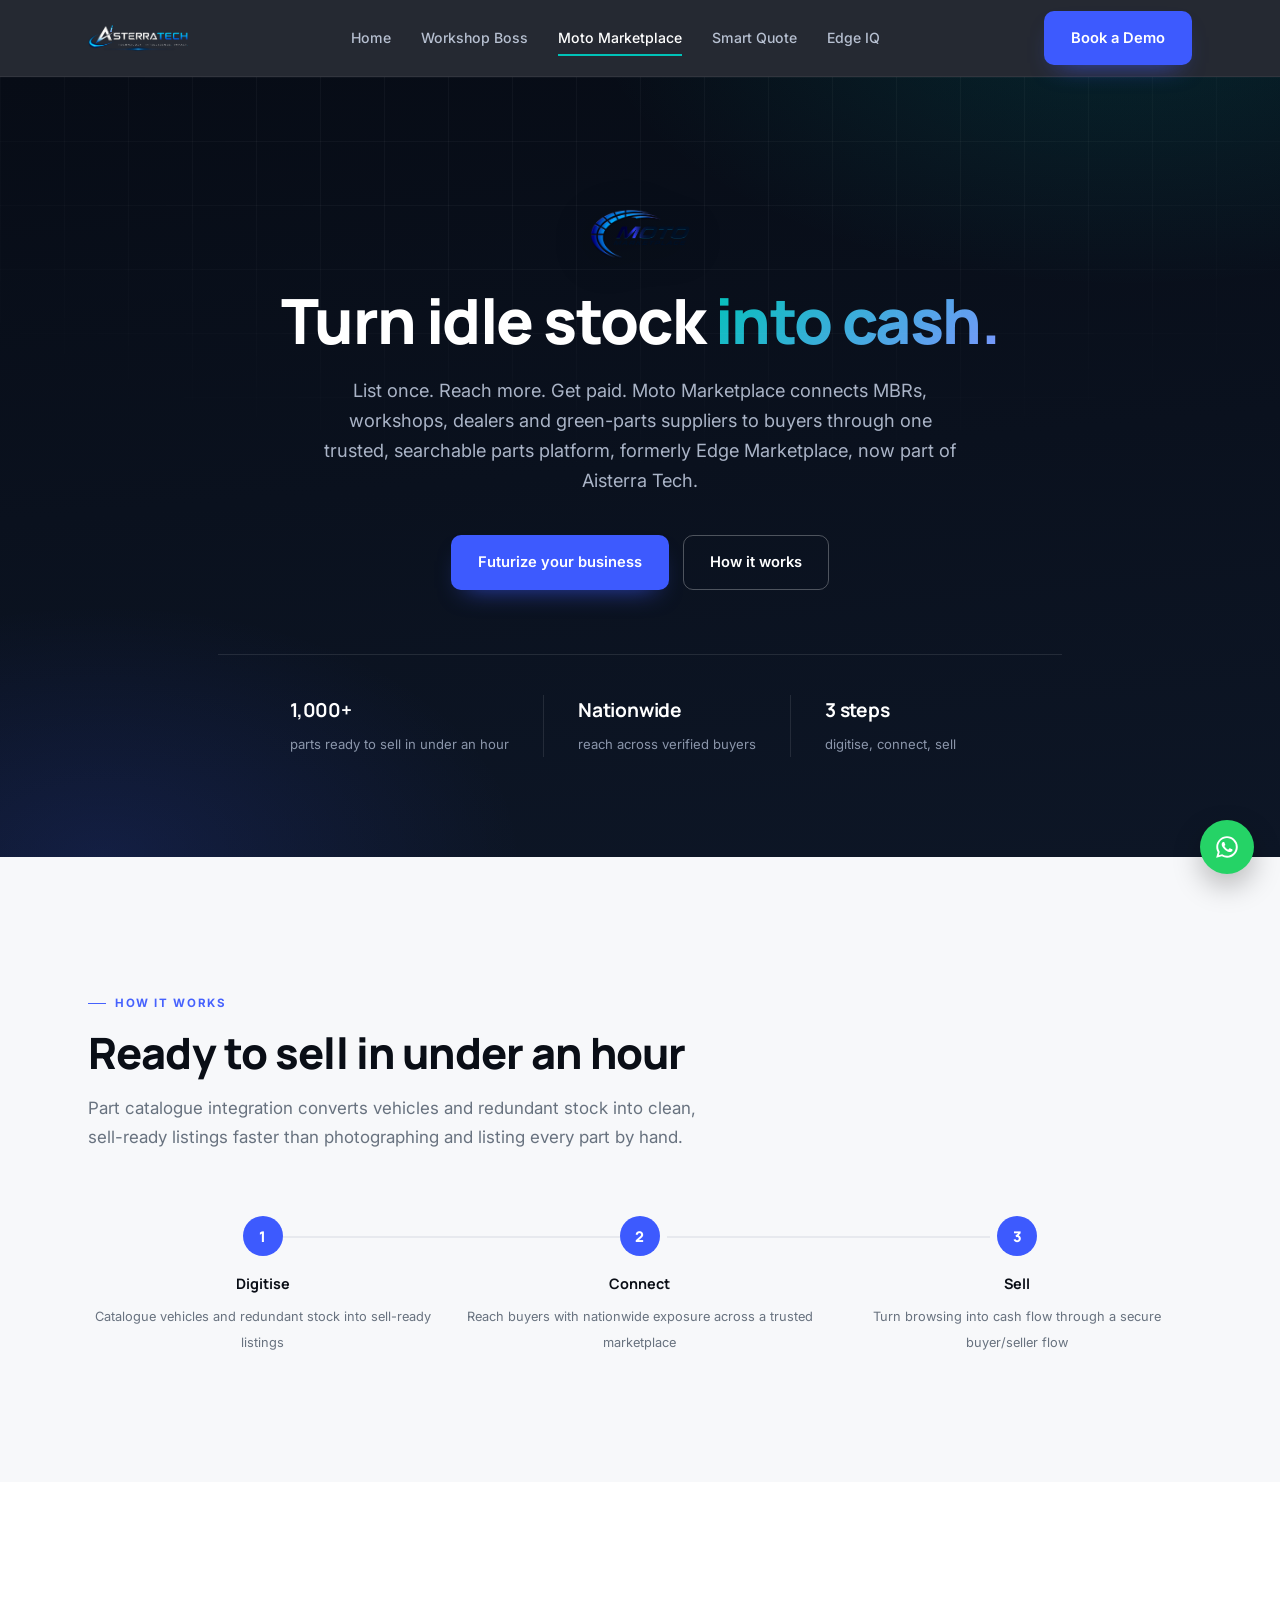
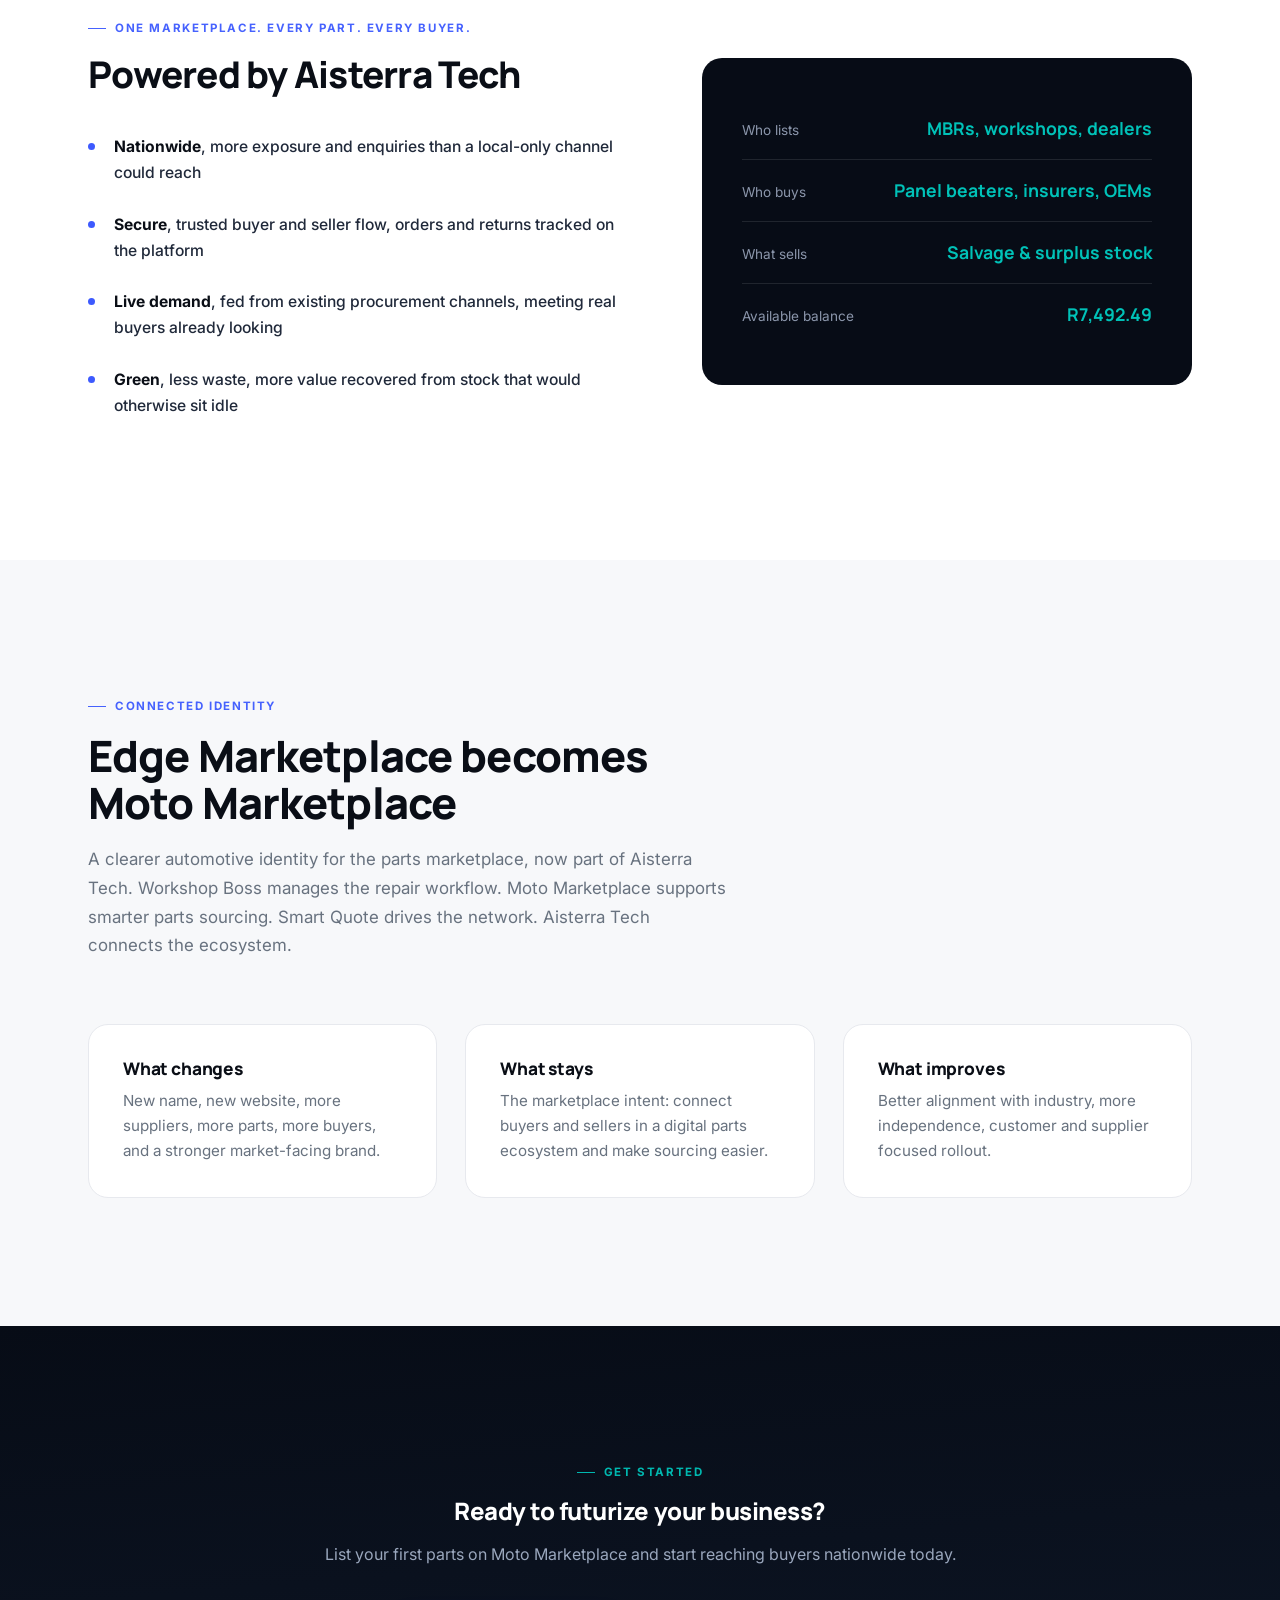
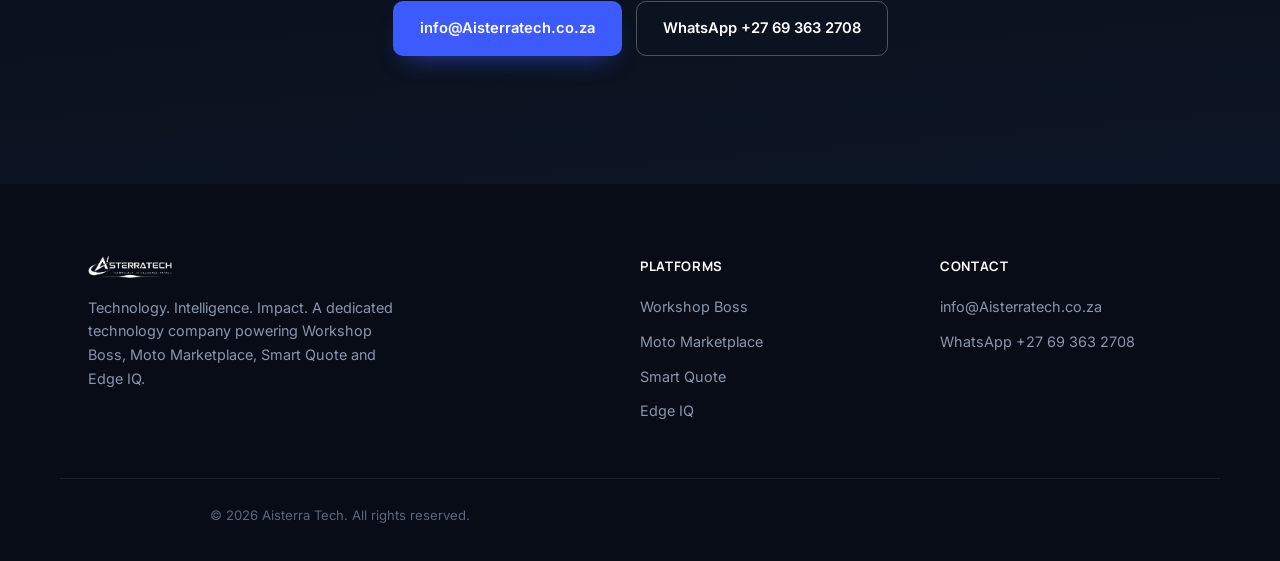
<file: moto-marketplace.html>
<!DOCTYPE html>
<html lang="en">
<head>
<meta charset="UTF-8">
<meta name="viewport" content="width=device-width, initial-scale=1.0">
<title>Moto Marketplace | An Aisterra Tech Company</title>
<meta name="description" content="Moto Marketplace connects MBRs, workshops, dealers and green-parts suppliers to buyers through one trusted, searchable parts platform. List once. Reach more. Get paid.">
<link rel="stylesheet" href="assets/style.css">
</head>
<body>

<header>
  <div class="wrap">
    <a href="index.html" class="brand"><img src="assets/aisterra-logo.png" alt="Aisterra Tech"></a>
    <button class="nav-toggle" aria-label="Toggle menu" aria-expanded="false"><span></span><span></span><span></span></button>
    <nav>
      <a href="index.html">Home</a>
      <a href="workshop-boss.html">Workshop Boss</a>
      <a href="moto-marketplace.html" class="active">Moto Marketplace</a>
      <a href="smart-quote.html">Smart Quote</a>
      <a href="edge-iq.html">Edge IQ</a>
    </nav>
    <a href="index.html#contact" class="btn btn-primary">Book a Demo</a>
  </div>
</header>

<section class="hero">
  <div class="wrap">
    <img class="brand-emblem" src="assets/motomarketplace-logo.png" alt="Moto Marketplace" style="height:50px;margin:0 auto 28px">
    <h1>Turn idle stock <span>into cash.</span></h1>
    <p>List once. Reach more. Get paid. Moto Marketplace connects MBRs, workshops, dealers and green-parts suppliers to buyers through one trusted, searchable parts platform, formerly Edge Marketplace, now part of Aisterra Tech.</p>
    <div class="hero-actions">
      <a href="index.html#contact" class="btn btn-primary">Futurize your business</a>
      <a href="#how" class="btn btn-ghost">How it works</a>
    </div>
    <div class="value-strip">
      <div class="item"><b>1,000+</b><span>parts ready to sell in under an hour</span></div>
      <div class="item"><b>Nationwide</b><span>reach across verified buyers</span></div>
      <div class="item"><b>3 steps</b><span>digitise, connect, sell</span></div>
    </div>
  </div>
</section>

<section id="how" class="bg-surface">
  <div class="wrap">
    <div class="section-head reveal">
      <span class="eyebrow">How it works</span>
      <h2>Ready to sell in under an hour</h2>
      <p>Part catalogue integration converts vehicles and redundant stock into clean, sell-ready listings faster than photographing and listing every part by hand.</p>
    </div>
    <div class="flow reveal">
      <div class="flow-step"><div class="line"></div><div class="dot">1</div><b>Digitise</b><span>Catalogue vehicles and redundant stock into sell-ready listings</span></div>
      <div class="flow-step"><div class="line"></div><div class="dot">2</div><b>Connect</b><span>Reach buyers with nationwide exposure across a trusted marketplace</span></div>
      <div class="flow-step"><div class="line"></div><div class="dot">3</div><b>Sell</b><span>Turn browsing into cash flow through a secure buyer/seller flow</span></div>
    </div>
  </div>
</section>

<section>
  <div class="wrap split">
    <div class="reveal">
      <span class="eyebrow">One marketplace. Every part. Every buyer.</span>
      <h2 style="font-size:clamp(1.7rem,3vw,2.3rem)">Powered by Aisterra Tech</h2>
      <ul class="checklist">
        <li><b>Nationwide</b>, more exposure and enquiries than a local-only channel could reach</li>
        <li><b>Secure</b>, trusted buyer and seller flow, orders and returns tracked on the platform</li>
        <li><b>Live demand</b>, fed from existing procurement channels, meeting real buyers already looking</li>
        <li><b>Green</b>, less waste, more value recovered from stock that would otherwise sit idle</li>
      </ul>
    </div>
    <div class="panel reveal">
      <div class="stat"><span>Who lists</span><b>MBRs, workshops, dealers</b></div>
      <div class="stat"><span>Who buys</span><b>Panel beaters, insurers, OEMs</b></div>
      <div class="stat"><span>What sells</span><b>Salvage &amp; surplus stock</b></div>
      <div class="stat"><span>Available balance</span><b>R7,492.49</b></div>
    </div>
  </div>
</section>

<section class="bg-surface">
  <div class="wrap">
    <div class="section-head reveal">
      <span class="eyebrow">Connected identity</span>
      <h2>Edge Marketplace becomes Moto Marketplace</h2>
      <p>A clearer automotive identity for the parts marketplace, now part of Aisterra Tech. Workshop Boss manages the repair workflow. Moto Marketplace supports smarter parts sourcing. Smart Quote drives the network. Aisterra Tech connects the ecosystem.</p>
    </div>
    <div class="grid-3 reveal">
      <div class="card"><h3>What changes</h3><p>New name, new website, more suppliers, more parts, more buyers, and a stronger market-facing brand.</p></div>
      <div class="card"><h3>What stays</h3><p>The marketplace intent: connect buyers and sellers in a digital parts ecosystem and make sourcing easier.</p></div>
      <div class="card"><h3>What improves</h3><p>Better alignment with industry, more independence, customer and supplier focused rollout.</p></div>
    </div>
  </div>
</section>

<section class="bg-dark" style="text-align:center">
  <div class="wrap-narrow">
    <span class="eyebrow on-dark" style="justify-content:center">Get started</span>
    <h2 style="color:#fff;margin-bottom:16px">Ready to futurize your business?</h2>
    <p style="color:#9aa7bd;margin-bottom:34px">List your first parts on Moto Marketplace and start reaching buyers nationwide today.</p>
    <div class="hero-actions" style="justify-content:center">
      <a href="mailto:info@Aisterratech.co.za" class="btn btn-primary">info@Aisterratech.co.za</a>
      <a href="https://wa.me/27693632708" class="btn btn-ghost">WhatsApp +27 69 363 2708</a>
    </div>
  </div>
</section>

<footer>
  <div class="wrap">
    <div class="brand">
      <img src="assets/aisterra-logo.png" alt="Aisterra Tech">
      <p style="max-width:36ch">Technology. Intelligence. Impact. A dedicated technology company powering Workshop Boss, Moto Marketplace, Smart Quote and Edge IQ.</p>
    </div>
    <div>
      <h4>Platforms</h4>
      <ul>
        <li><a href="workshop-boss.html">Workshop Boss</a></li>
        <li><a href="moto-marketplace.html">Moto Marketplace</a></li>
        <li><a href="smart-quote.html">Smart Quote</a></li>
        <li><a href="edge-iq.html">Edge IQ</a></li>
      </ul>
    </div>
    <div>
      <h4>Contact</h4>
      <ul>
        <li><a href="mailto:info@Aisterratech.co.za">info@Aisterratech.co.za</a></li>
        <li><a href="https://wa.me/27693632708">WhatsApp +27 69 363 2708</a></li>
      </ul>
    </div>
  </div>
  <div class="foot-bottom wrap">© 2026 Aisterra Tech. All rights reserved.</div>
</footer>

<a class="wa-btn" href="https://wa.me/27693632708" target="_blank" aria-label="Chat on WhatsApp">
  <svg viewBox="0 0 24 24"><path d="M12.04 2C6.58 2 2.13 6.45 2.13 11.91c0 1.75.46 3.46 1.32 4.96L2 22l5.25-1.38a9.9 9.9 0 0 0 4.79 1.22h.01c5.46 0 9.9-4.45 9.9-9.91C21.96 6.45 17.5 2 12.04 2zm0 18.02h-.01a8.1 8.1 0 0 1-4.14-1.13l-.3-.18-3.12.82.83-3.04-.19-.31a8.13 8.13 0 0 1-1.25-4.28c0-4.49 3.65-8.14 8.14-8.14 2.17 0 4.21.85 5.75 2.39a8.08 8.08 0 0 1 2.38 5.75c0 4.49-3.65 8.14-8.14 8.14zm4.47-6.1c-.24-.12-1.44-.71-1.66-.79-.22-.08-.39-.12-.55.12-.16.24-.63.79-.78.95-.14.16-.29.18-.53.06-.24-.12-1.02-.38-1.95-1.2-.72-.64-1.21-1.44-1.35-1.68-.14-.24-.01-.37.11-.49.11-.11.24-.29.36-.43.12-.14.16-.24.24-.41.08-.16.04-.31-.02-.43-.06-.12-.55-1.33-.76-1.82-.2-.48-.4-.42-.55-.42-.14 0-.31-.02-.47-.02-.16 0-.43.06-.66.31-.22.24-.86.85-.86 2.07 0 1.22.89 2.4 1.01 2.57.12.16 1.75 2.67 4.25 3.74.59.26 1.06.41 1.42.52.6.19 1.14.16 1.57.1.48-.07 1.44-.59 1.64-1.15.2-.57.2-1.05.14-1.15-.06-.1-.22-.16-.46-.28z"/></svg>
</a>

<script src="assets/app.js" defer></script>
</body>
</html>
</file>
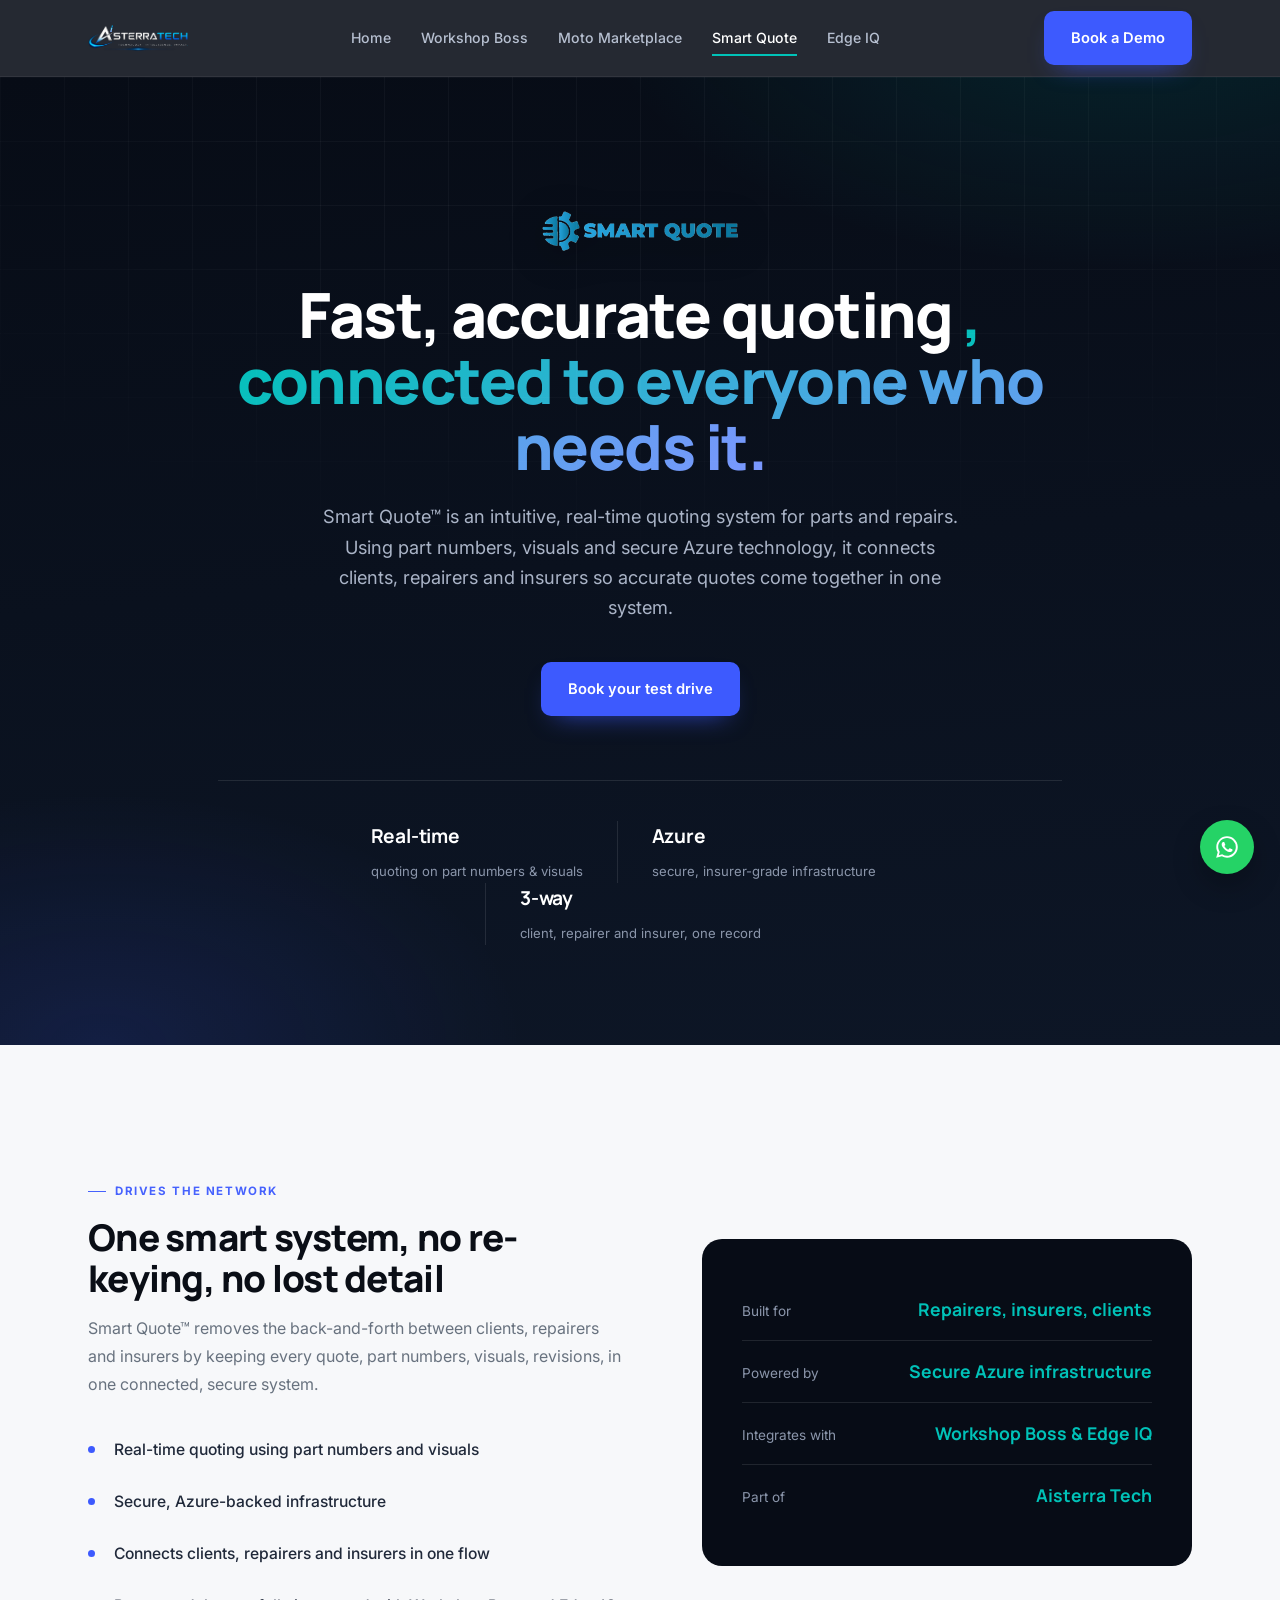
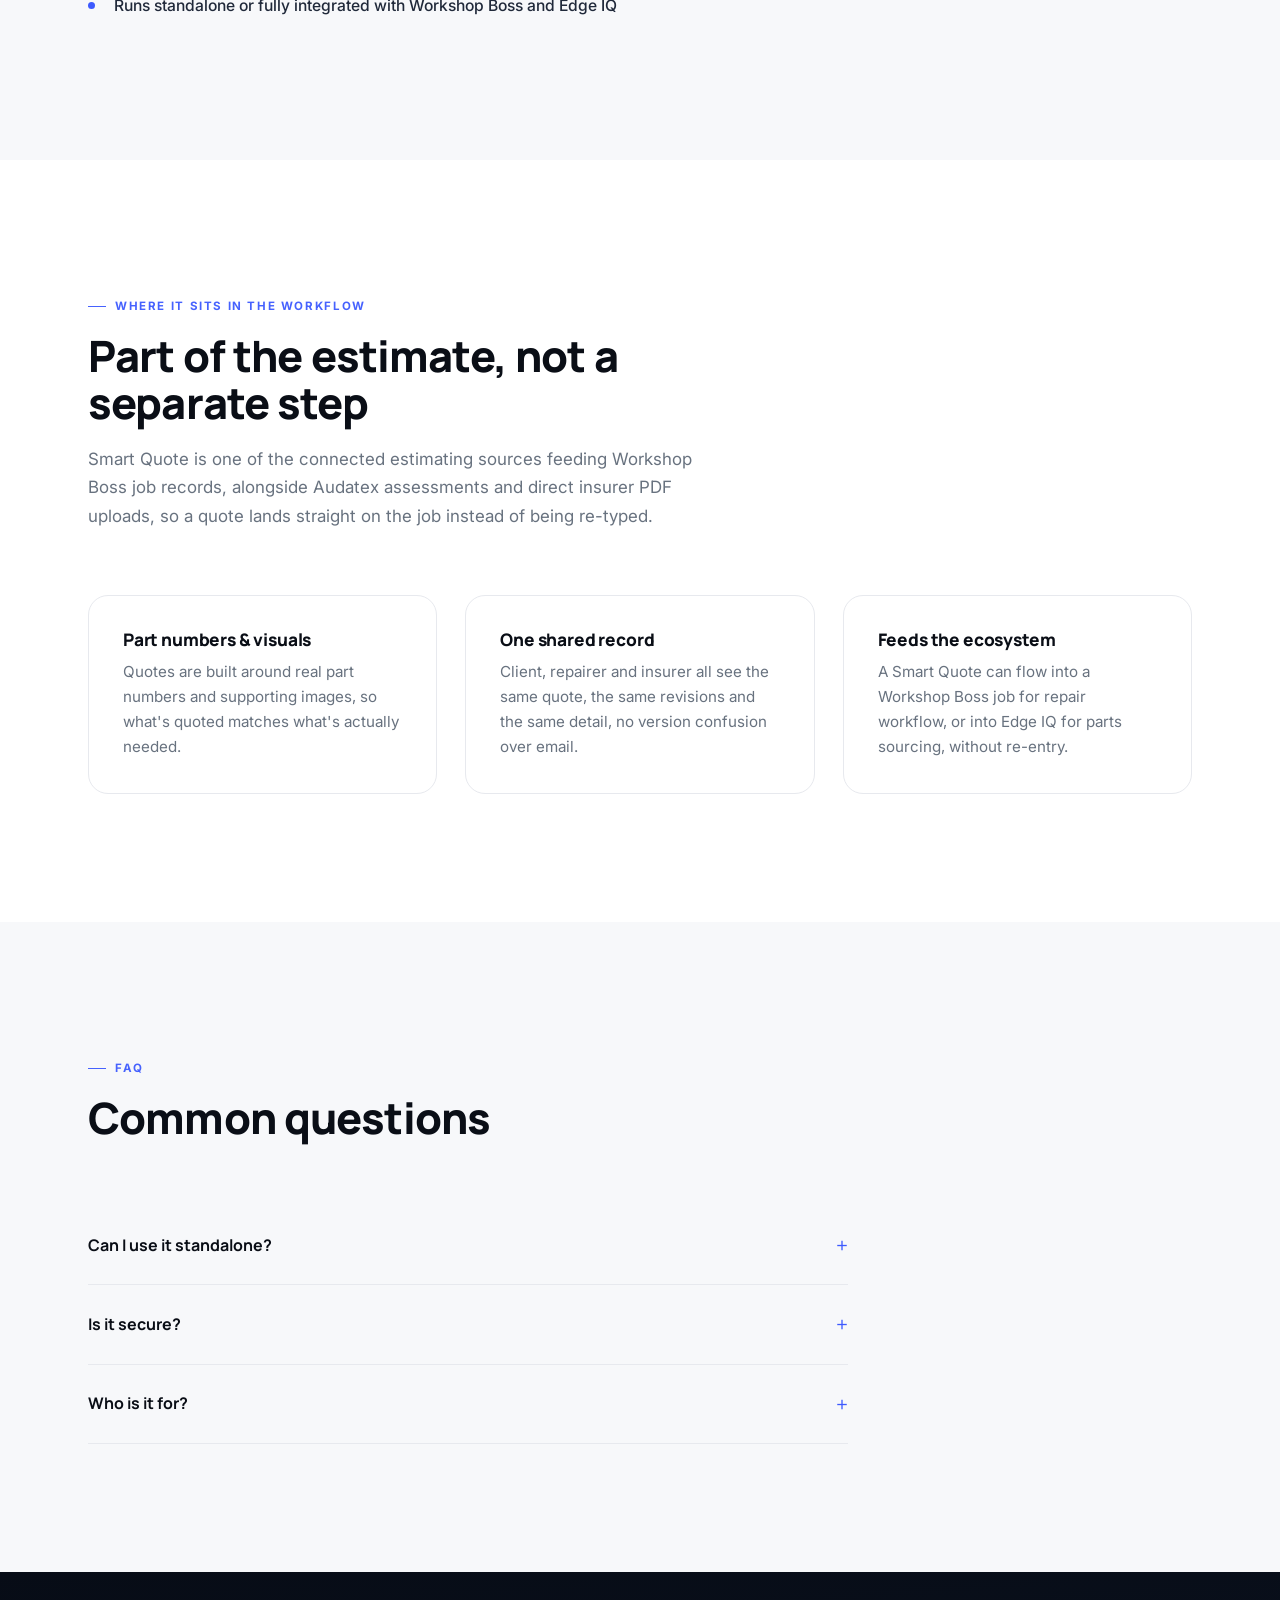
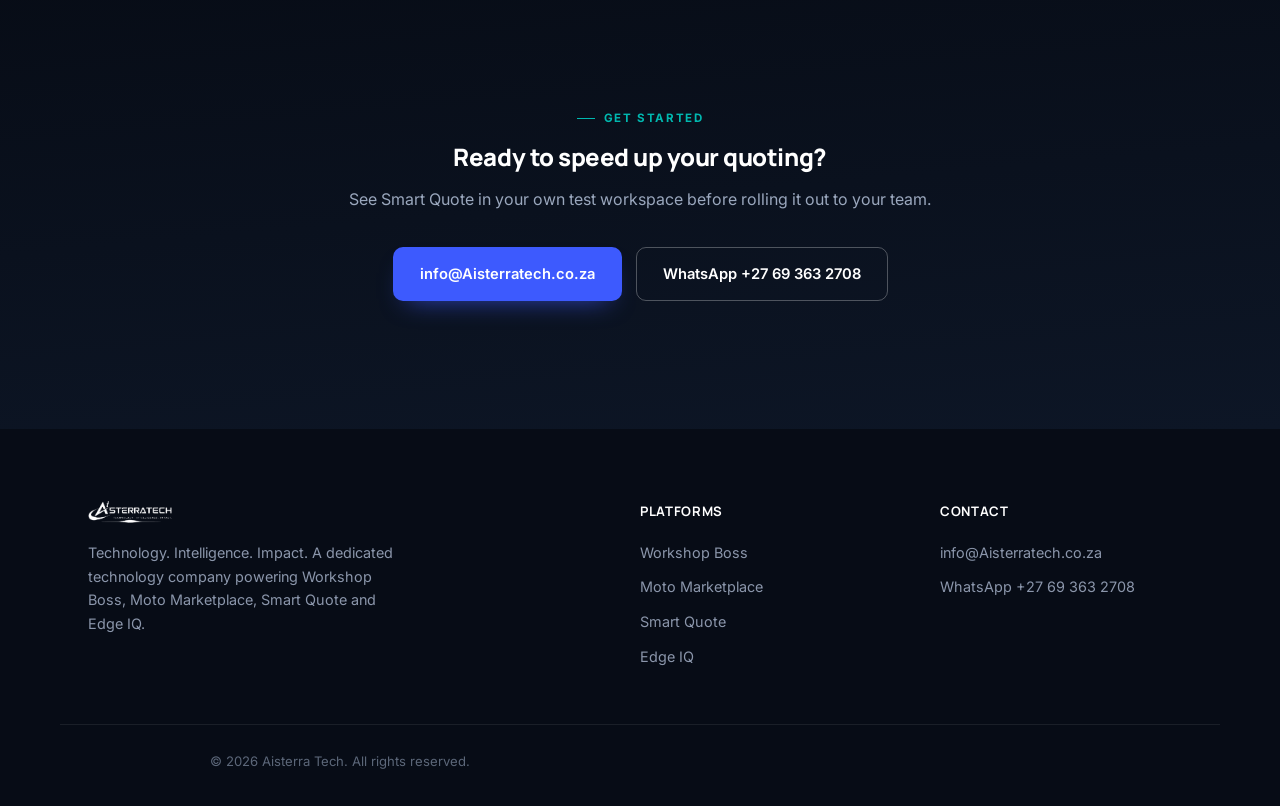
<file: smart-quote.html>
<!DOCTYPE html>
<html lang="en">
<head>
<meta charset="UTF-8">
<meta name="viewport" content="width=device-width, initial-scale=1.0">
<title>Smart Quote | An Aisterra Tech Company</title>
<meta name="description" content="Smart Quote is a fast, intuitive real-time quoting system for parts and repairs, connecting clients, repairers and insurers in one smart system.">
<link rel="stylesheet" href="assets/style.css">
</head>
<body>

<header>
  <div class="wrap">
    <a href="index.html" class="brand"><img src="assets/aisterra-logo.png" alt="Aisterra Tech"></a>
    <button class="nav-toggle" aria-label="Toggle menu" aria-expanded="false"><span></span><span></span><span></span></button>
    <nav>
      <a href="index.html">Home</a>
      <a href="workshop-boss.html">Workshop Boss</a>
      <a href="moto-marketplace.html">Moto Marketplace</a>
      <a href="smart-quote.html" class="active">Smart Quote</a>
      <a href="edge-iq.html">Edge IQ</a>
    </nav>
    <a href="index.html#contact" class="btn btn-primary">Book a Demo</a>
  </div>
</header>

<section class="hero">
  <div class="wrap">
    <img class="brand-emblem" src="assets/smartquote-logo.png" alt="Smart Quote" style="height:44px;margin:0 auto 28px">
    <h1>Fast, accurate quoting <span>,  connected to everyone who needs it.</span></h1>
    <p>Smart Quote™ is an intuitive, real-time quoting system for parts and repairs. Using part numbers, visuals and secure Azure technology, it connects clients, repairers and insurers so accurate quotes come together in one system.</p>
    <div class="hero-actions">
      <a href="index.html#contact" class="btn btn-primary">Book your test drive</a>
    </div>
    <div class="value-strip">
      <div class="item"><b>Real-time</b><span>quoting on part numbers &amp; visuals</span></div>
      <div class="item"><b>Azure</b><span>secure, insurer-grade infrastructure</span></div>
      <div class="item"><b>3-way</b><span>client, repairer and insurer, one record</span></div>
    </div>
  </div>
</section>

<section class="bg-surface">
  <div class="wrap split">
    <div class="reveal">
      <span class="eyebrow">Drives the network</span>
      <h2 style="font-size:clamp(1.7rem,3vw,2.3rem)">One smart system, no re-keying, no lost detail</h2>
      <p style="color:var(--muted);margin-top:16px;line-height:1.75">Smart Quote™ removes the back-and-forth between clients, repairers and insurers by keeping every quote, part numbers, visuals, revisions, in one connected, secure system.</p>
      <ul class="checklist">
        <li>Real-time quoting using part numbers and visuals</li>
        <li>Secure, Azure-backed infrastructure</li>
        <li>Connects clients, repairers and insurers in one flow</li>
        <li>Runs standalone or fully integrated with Workshop Boss and Edge IQ</li>
      </ul>
    </div>
    <div class="panel reveal">
      <div class="stat"><span>Built for</span><b>Repairers, insurers, clients</b></div>
      <div class="stat"><span>Powered by</span><b>Secure Azure infrastructure</b></div>
      <div class="stat"><span>Integrates with</span><b>Workshop Boss &amp; Edge IQ</b></div>
      <div class="stat"><span>Part of</span><b>Aisterra Tech</b></div>
    </div>
  </div>
</section>

<section>
  <div class="wrap">
    <div class="section-head reveal">
      <span class="eyebrow">Where it sits in the workflow</span>
      <h2>Part of the estimate, not a separate step</h2>
      <p>Smart Quote is one of the connected estimating sources feeding Workshop Boss job records, alongside Audatex assessments and direct insurer PDF uploads, so a quote lands straight on the job instead of being re-typed.</p>
    </div>
    <div class="grid-3 reveal">
      <div class="card"><h3>Part numbers &amp; visuals</h3><p>Quotes are built around real part numbers and supporting images, so what's quoted matches what's actually needed.</p></div>
      <div class="card"><h3>One shared record</h3><p>Client, repairer and insurer all see the same quote, the same revisions and the same detail, no version confusion over email.</p></div>
      <div class="card"><h3>Feeds the ecosystem</h3><p>A Smart Quote can flow into a Workshop Boss job for repair workflow, or into Edge IQ for parts sourcing, without re-entry.</p></div>
    </div>
  </div>
</section>

<section class="bg-surface">
  <div class="wrap">
    <div class="section-head reveal">
      <span class="eyebrow">FAQ</span>
      <h2>Common questions</h2>
    </div>
    <div class="reveal" style="max-width:760px">
      <details class="faq-item">
        <summary>Can I use it standalone?</summary>
        <div class="faq-body">Yes, Smart Quote™ runs as a fast, standalone quoting tool while still connecting securely to the wider Aisterra ecosystem when you're ready.</div>
      </details>
      <details class="faq-item">
        <summary>Is it secure?</summary>
        <div class="faq-body">Yes. Built on secure Azure infrastructure with data protection designed for insurer, repairer and OEM-grade requirements.</div>
      </details>
      <details class="faq-item">
        <summary>Who is it for?</summary>
        <div class="faq-body">Repairers who need faster quote turnaround, insurers who need transparent claim quoting, and clients who want a clear, visual quote.</div>
      </details>
    </div>
  </div>
</section>

<section class="bg-dark" style="text-align:center">
  <div class="wrap-narrow">
    <span class="eyebrow on-dark" style="justify-content:center">Get started</span>
    <h2 style="color:#fff;margin-bottom:16px">Ready to speed up your quoting?</h2>
    <p style="color:#9aa7bd;margin-bottom:34px">See Smart Quote in your own test workspace before rolling it out to your team.</p>
    <div class="hero-actions" style="justify-content:center">
      <a href="mailto:info@Aisterratech.co.za" class="btn btn-primary">info@Aisterratech.co.za</a>
      <a href="https://wa.me/27693632708" class="btn btn-ghost">WhatsApp +27 69 363 2708</a>
    </div>
  </div>
</section>

<footer>
  <div class="wrap">
    <div class="brand">
      <img src="assets/aisterra-logo.png" alt="Aisterra Tech">
      <p style="max-width:36ch">Technology. Intelligence. Impact. A dedicated technology company powering Workshop Boss, Moto Marketplace, Smart Quote and Edge IQ.</p>
    </div>
    <div>
      <h4>Platforms</h4>
      <ul>
        <li><a href="workshop-boss.html">Workshop Boss</a></li>
        <li><a href="moto-marketplace.html">Moto Marketplace</a></li>
        <li><a href="smart-quote.html">Smart Quote</a></li>
        <li><a href="edge-iq.html">Edge IQ</a></li>
      </ul>
    </div>
    <div>
      <h4>Contact</h4>
      <ul>
        <li><a href="mailto:info@Aisterratech.co.za">info@Aisterratech.co.za</a></li>
        <li><a href="https://wa.me/27693632708">WhatsApp +27 69 363 2708</a></li>
      </ul>
    </div>
  </div>
  <div class="foot-bottom wrap">© 2026 Aisterra Tech. All rights reserved.</div>
</footer>

<a class="wa-btn" href="https://wa.me/27693632708" target="_blank" aria-label="Chat on WhatsApp">
  <svg viewBox="0 0 24 24"><path d="M12.04 2C6.58 2 2.13 6.45 2.13 11.91c0 1.75.46 3.46 1.32 4.96L2 22l5.25-1.38a9.9 9.9 0 0 0 4.79 1.22h.01c5.46 0 9.9-4.45 9.9-9.91C21.96 6.45 17.5 2 12.04 2zm0 18.02h-.01a8.1 8.1 0 0 1-4.14-1.13l-.3-.18-3.12.82.83-3.04-.19-.31a8.13 8.13 0 0 1-1.25-4.28c0-4.49 3.65-8.14 8.14-8.14 2.17 0 4.21.85 5.75 2.39a8.08 8.08 0 0 1 2.38 5.75c0 4.49-3.65 8.14-8.14 8.14zm4.47-6.1c-.24-.12-1.44-.71-1.66-.79-.22-.08-.39-.12-.55.12-.16.24-.63.79-.78.95-.14.16-.29.18-.53.06-.24-.12-1.02-.38-1.95-1.2-.72-.64-1.21-1.44-1.35-1.68-.14-.24-.01-.37.11-.49.11-.11.24-.29.36-.43.12-.14.16-.24.24-.41.08-.16.04-.31-.02-.43-.06-.12-.55-1.33-.76-1.82-.2-.48-.4-.42-.55-.42-.14 0-.31-.02-.47-.02-.16 0-.43.06-.66.31-.22.24-.86.85-.86 2.07 0 1.22.89 2.4 1.01 2.57.12.16 1.75 2.67 4.25 3.74.59.26 1.06.41 1.42.52.6.19 1.14.16 1.57.1.48-.07 1.44-.59 1.64-1.15.2-.57.2-1.05.14-1.15-.06-.1-.22-.16-.46-.28z"/></svg>
</a>

<script src="assets/app.js" defer></script>
</body>
</html>
</file>
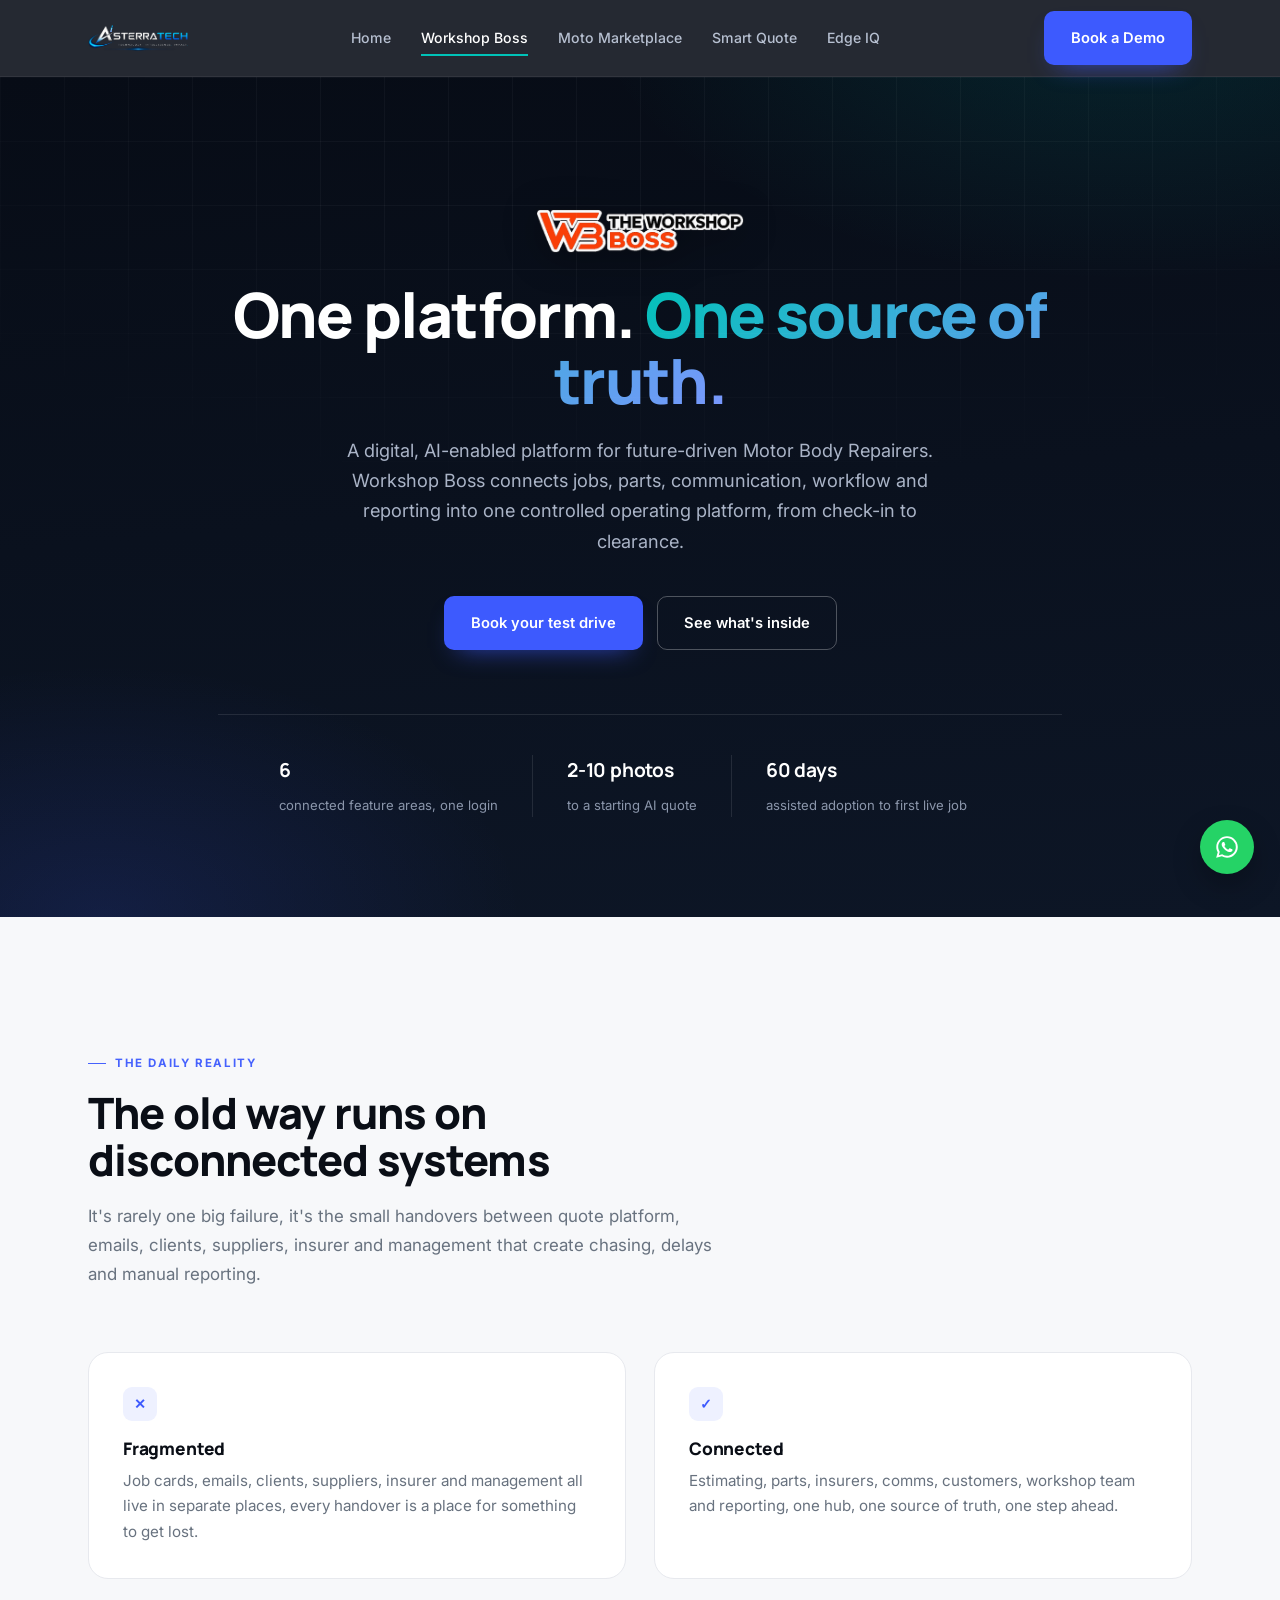
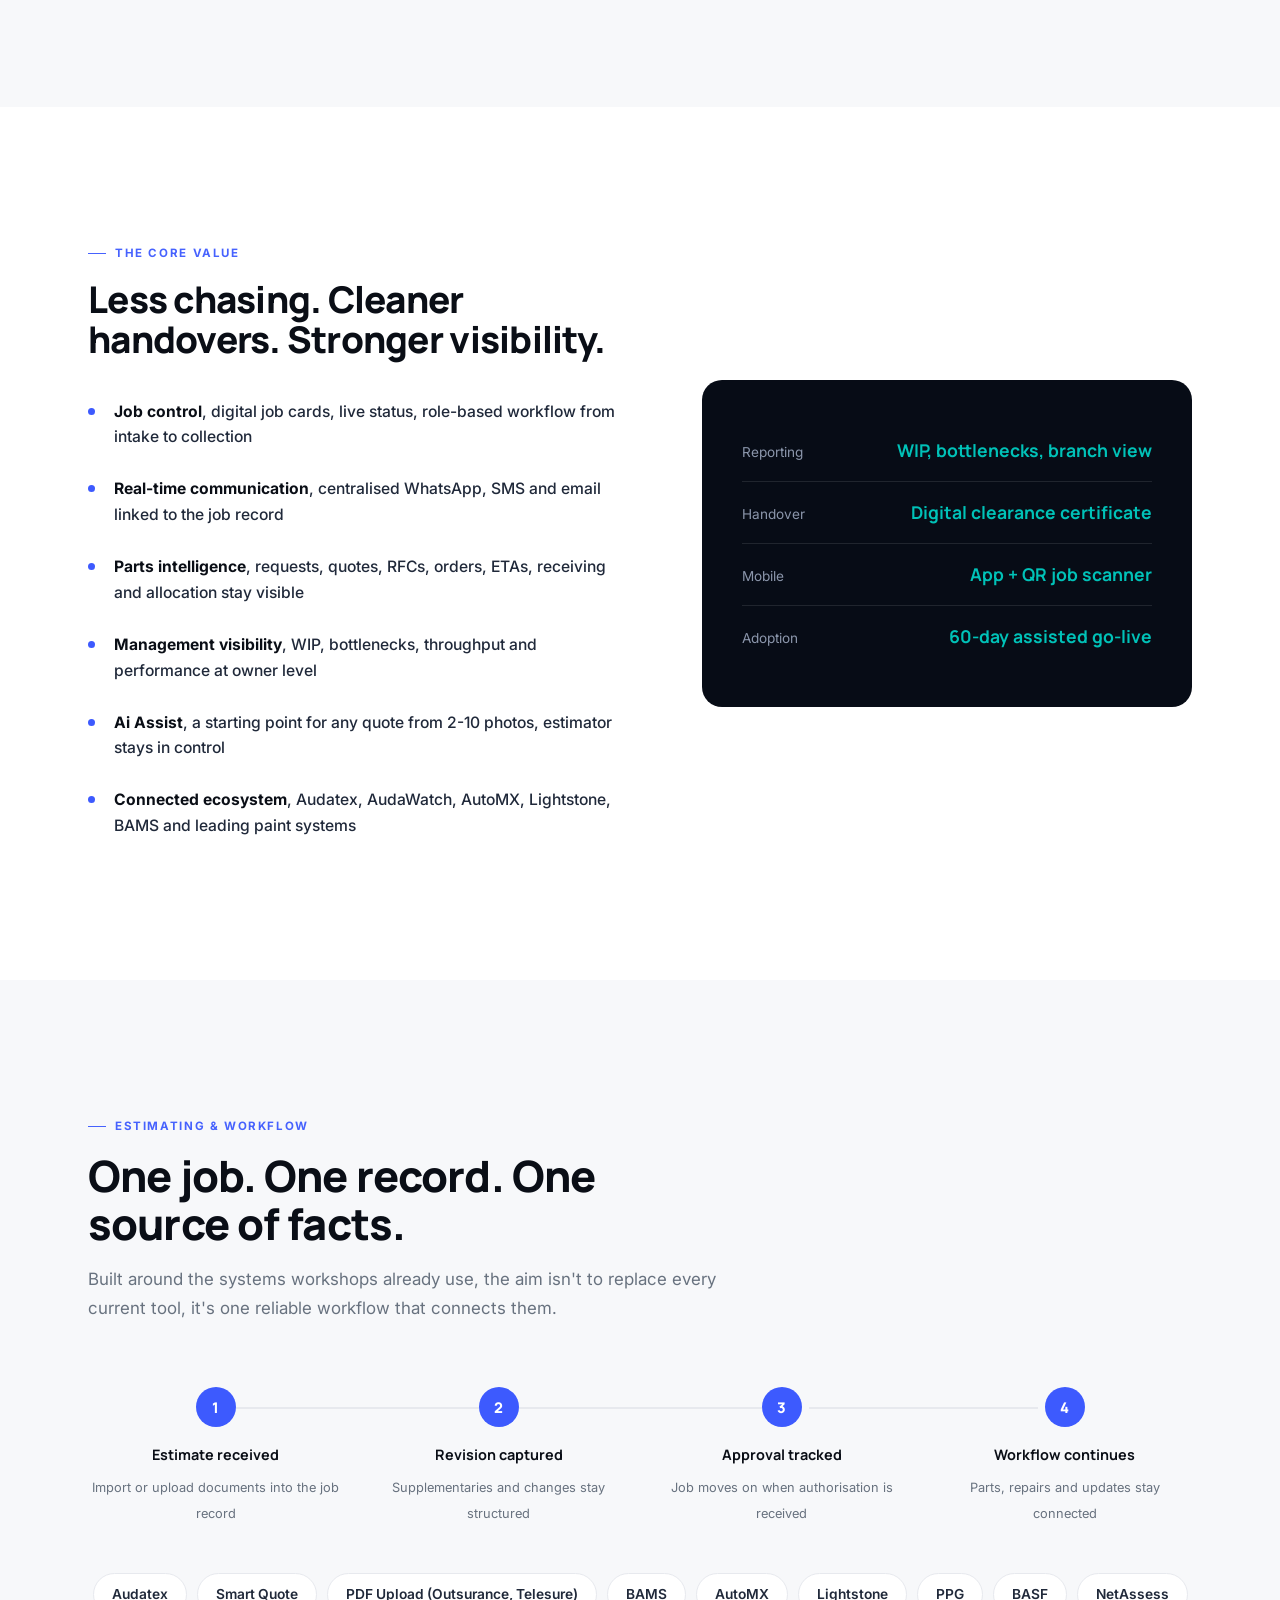
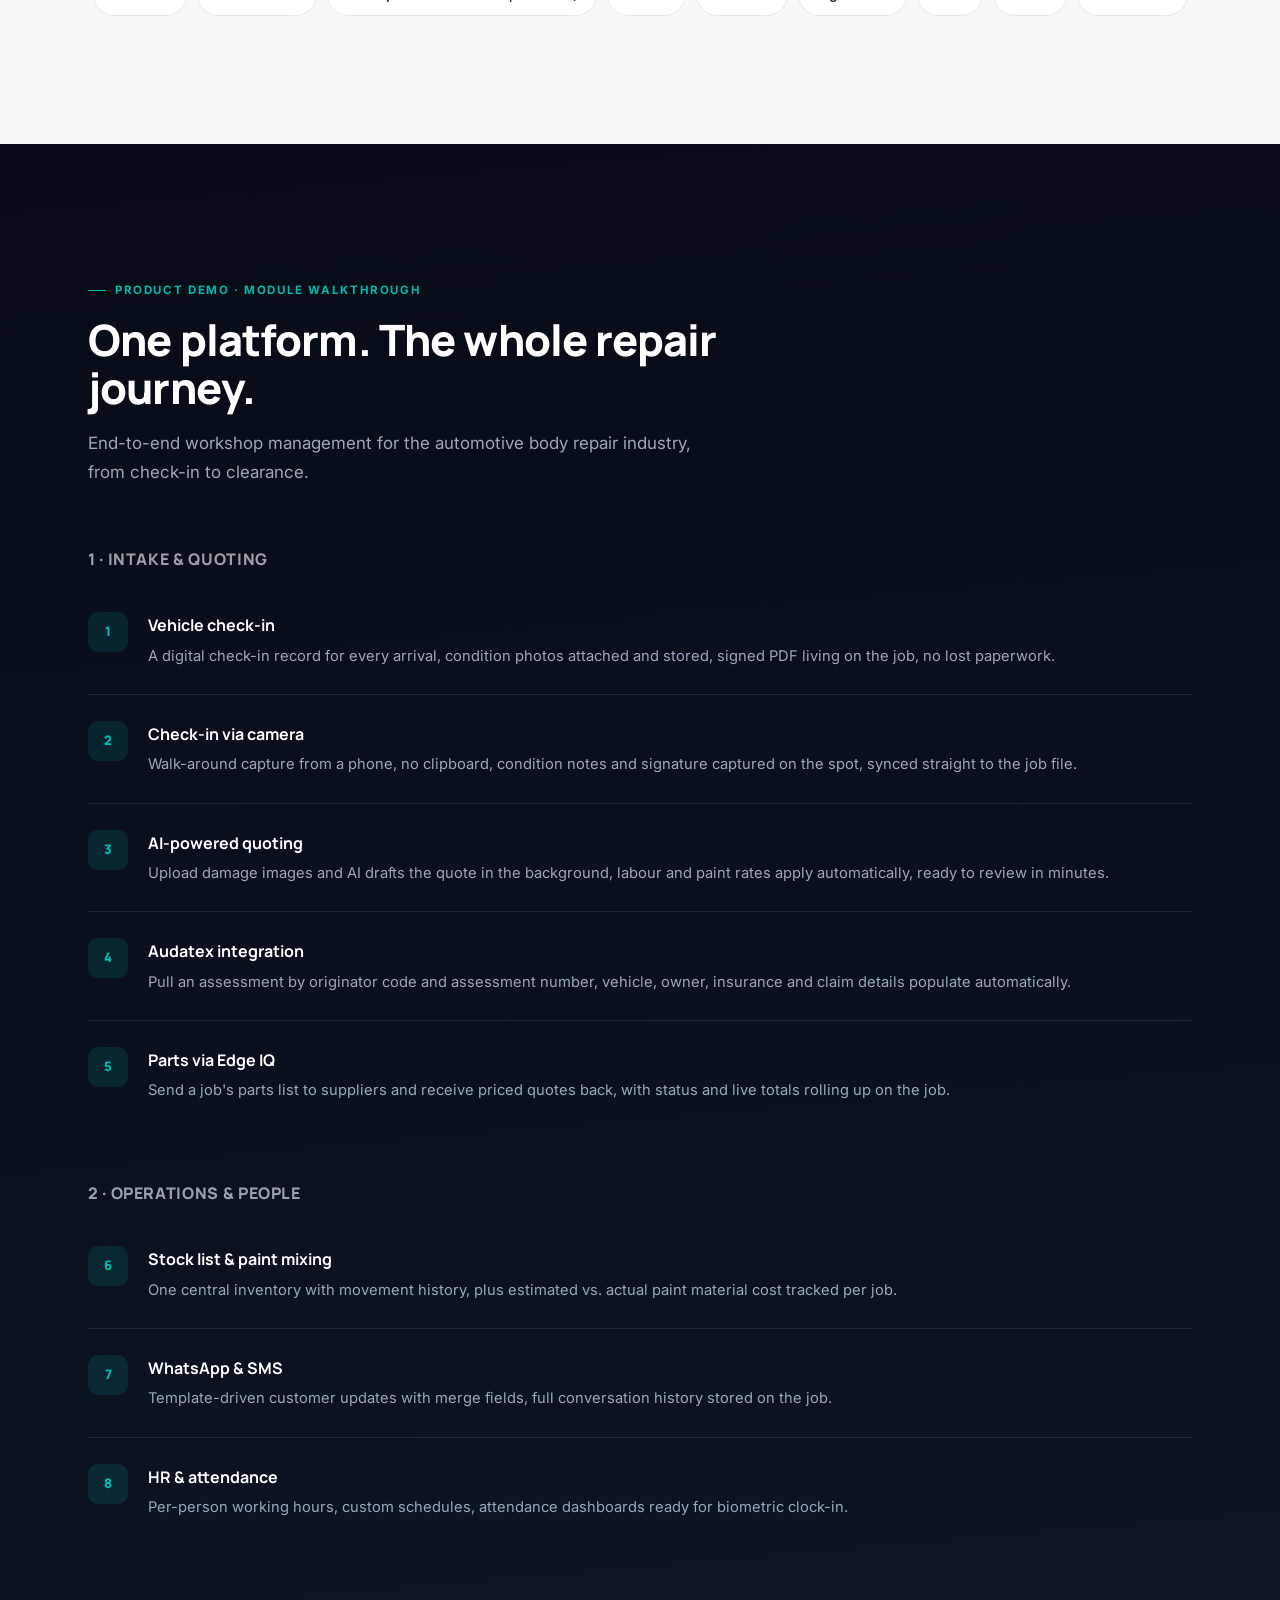
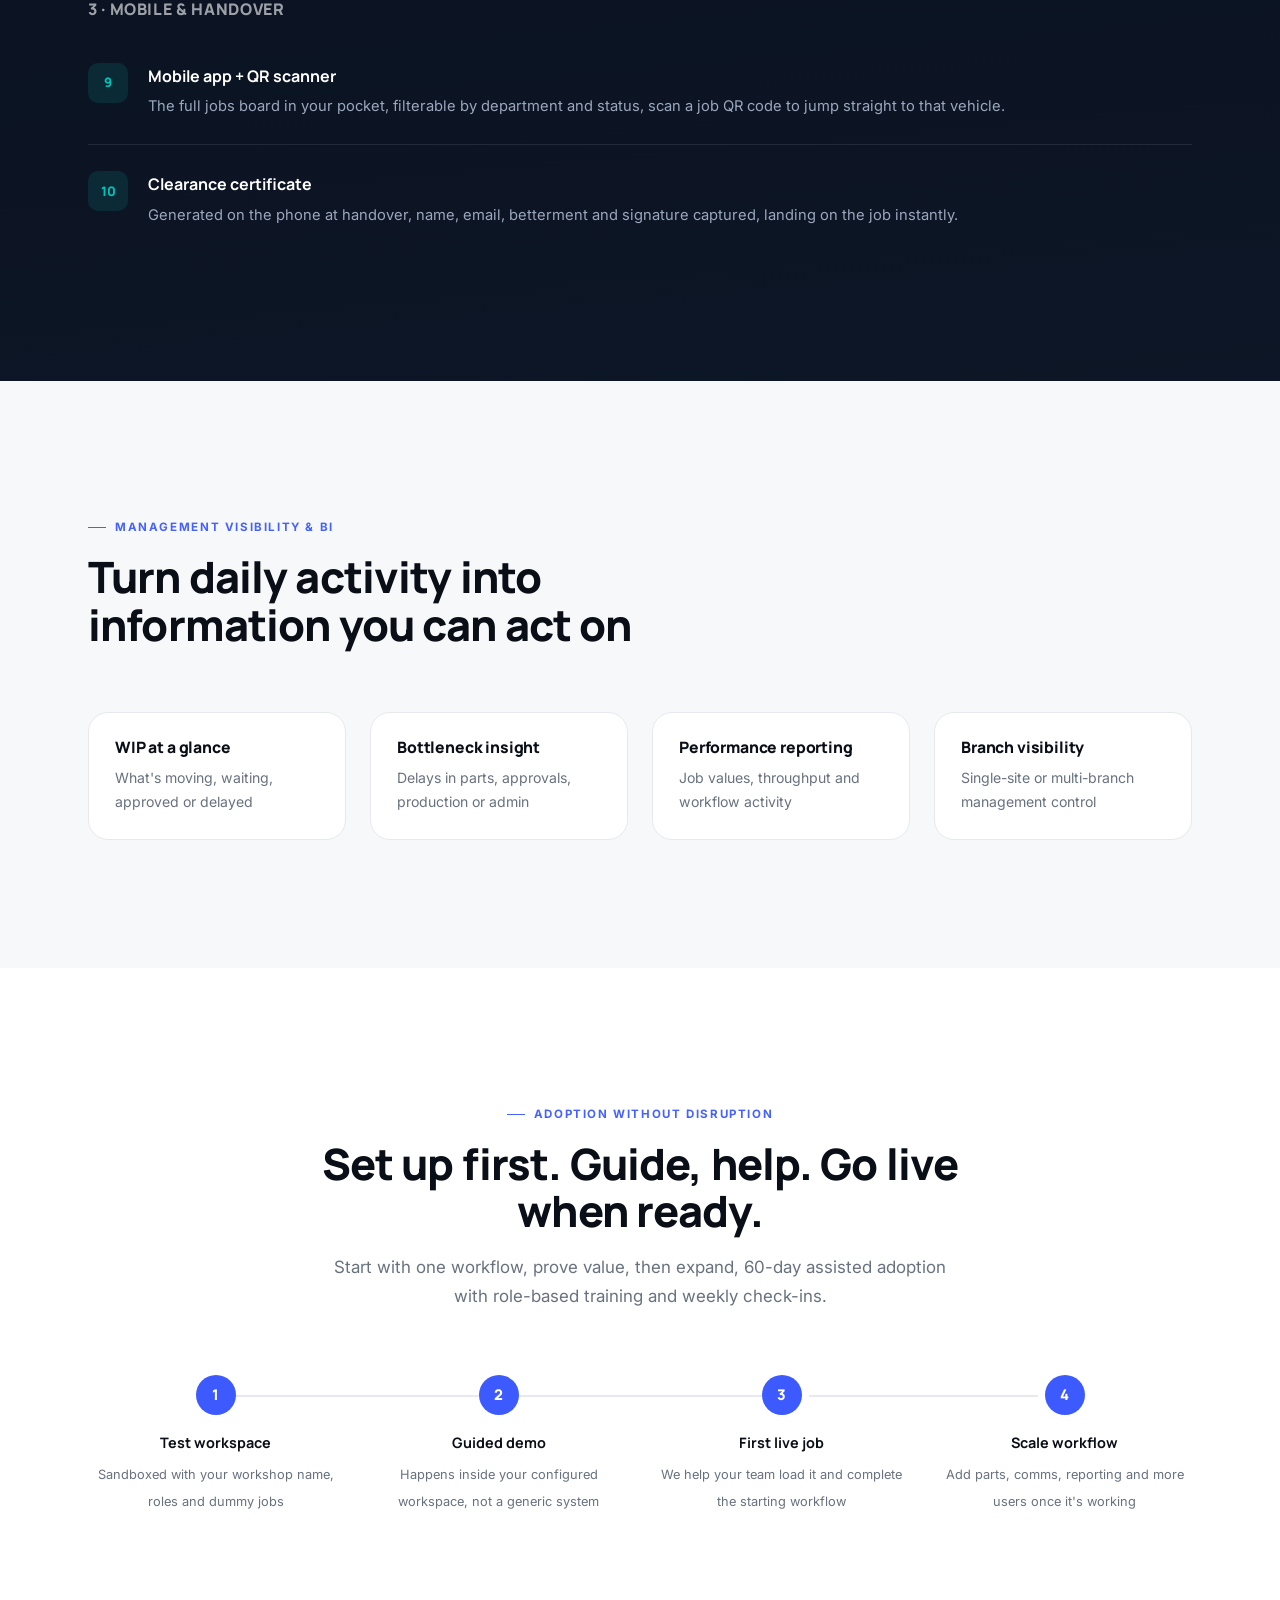
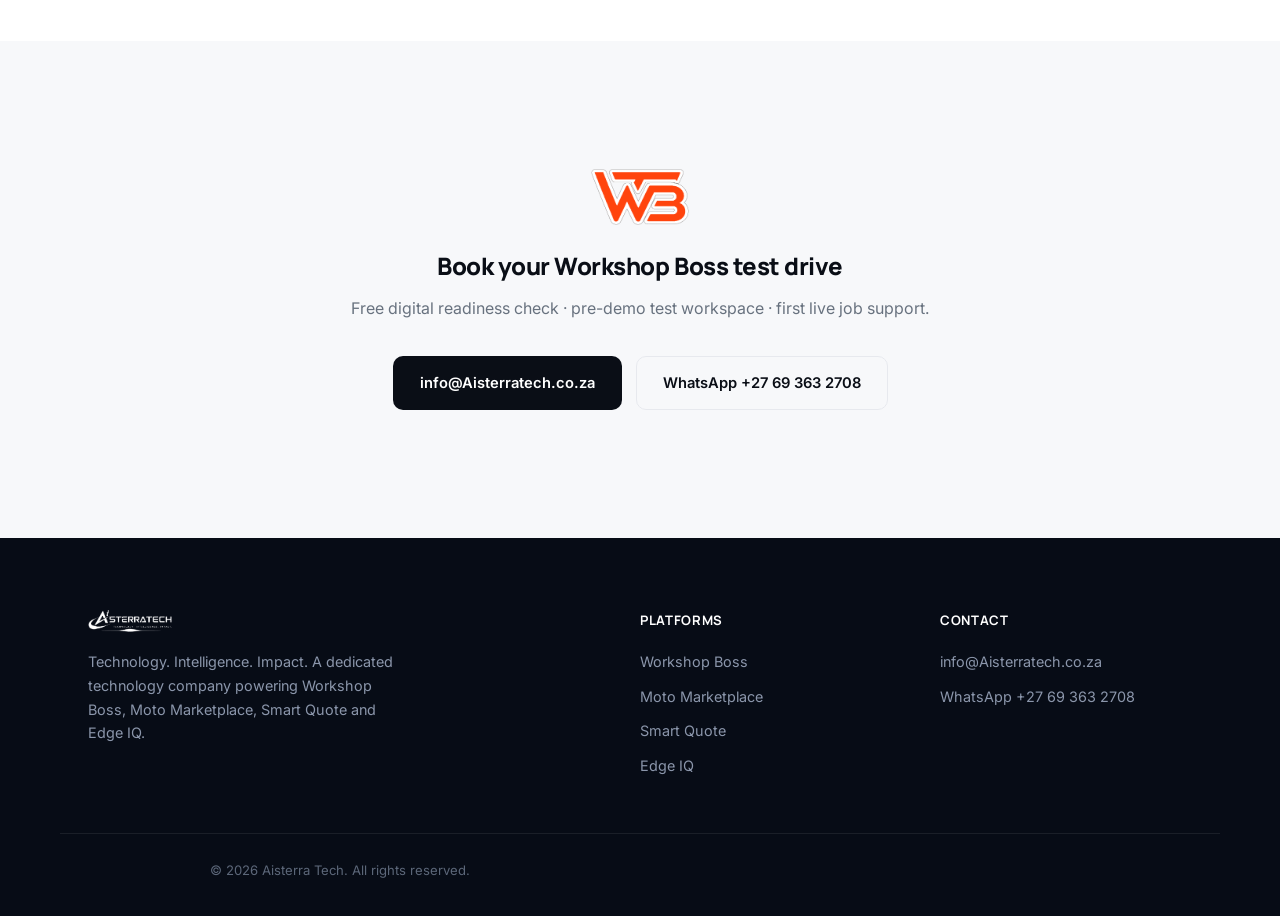
<file: workshop-boss.html>
<!DOCTYPE html>
<html lang="en">
<head>
<meta charset="UTF-8">
<meta name="viewport" content="width=device-width, initial-scale=1.0">
<title>Workshop Boss | An Aisterra Tech Company</title>
<meta name="description" content="Workshop Boss connects jobs, parts, communication, workflow and reporting into one controlled operating platform for modern motor body repairers.">
<link rel="stylesheet" href="assets/style.css">
</head>
<body>

<header>
  <div class="wrap">
    <a href="index.html" class="brand"><img src="assets/aisterra-logo.png" alt="Aisterra Tech"></a>
    <button class="nav-toggle" aria-label="Toggle menu" aria-expanded="false"><span></span><span></span><span></span></button>
    <nav>
      <a href="index.html">Home</a>
      <a href="workshop-boss.html" class="active">Workshop Boss</a>
      <a href="moto-marketplace.html">Moto Marketplace</a>
      <a href="smart-quote.html">Smart Quote</a>
      <a href="edge-iq.html">Edge IQ</a>
    </nav>
    <a href="index.html#contact" class="btn btn-primary">Book a Demo</a>
  </div>
</header>

<section class="hero">
  <div class="wrap">
    <img class="brand-emblem" src="assets/workshopboss-logo.png" alt="Workshop Boss" style="height:44px;margin:0 auto 28px">
    <h1>One platform. <span>One source of truth.</span></h1>
    <p>A digital, AI-enabled platform for future-driven Motor Body Repairers. Workshop Boss connects jobs, parts, communication, workflow and reporting into one controlled operating platform, from check-in to clearance.</p>
    <div class="hero-actions">
      <a href="index.html#contact" class="btn btn-primary">Book your test drive</a>
      <a href="#modules" class="btn btn-ghost">See what's inside</a>
    </div>
    <div class="value-strip">
      <div class="item"><b>6</b><span>connected feature areas, one login</span></div>
      <div class="item"><b>2-10 photos</b><span>to a starting AI quote</span></div>
      <div class="item"><b>60 days</b><span>assisted adoption to first live job</span></div>
    </div>
  </div>
</section>

<section class="bg-surface">
  <div class="wrap">
    <div class="section-head reveal">
      <span class="eyebrow">The daily reality</span>
      <h2>The old way runs on disconnected systems</h2>
      <p>It's rarely one big failure, it's the small handovers between quote platform, emails, clients, suppliers, insurer and management that create chasing, delays and manual reporting.</p>
    </div>
    <div class="grid-2 reveal">
      <div class="card">
        <div class="num">✕</div>
        <h3>Fragmented</h3>
        <p>Job cards, emails, clients, suppliers, insurer and management all live in separate places, every handover is a place for something to get lost.</p>
      </div>
      <div class="card">
        <div class="num">✓</div>
        <h3>Connected</h3>
        <p>Estimating, parts, insurers, comms, customers, workshop team and reporting, one hub, one source of truth, one step ahead.</p>
      </div>
    </div>
  </div>
</section>

<section>
  <div class="wrap split">
    <div class="reveal">
      <span class="eyebrow">The core value</span>
      <h2 style="font-size:clamp(1.7rem,3vw,2.3rem)">Less chasing. Cleaner handovers. Stronger visibility.</h2>
      <ul class="checklist">
        <li><b>Job control</b>, digital job cards, live status, role-based workflow from intake to collection</li>
        <li><b>Real-time communication</b>, centralised WhatsApp, SMS and email linked to the job record</li>
        <li><b>Parts intelligence</b>, requests, quotes, RFCs, orders, ETAs, receiving and allocation stay visible</li>
        <li><b>Management visibility</b>, WIP, bottlenecks, throughput and performance at owner level</li>
        <li><b>Ai Assist</b>, a starting point for any quote from 2-10 photos, estimator stays in control</li>
        <li><b>Connected ecosystem</b>, Audatex, AudaWatch, AutoMX, Lightstone, BAMS and leading paint systems</li>
      </ul>
    </div>
    <div class="panel reveal">
      <div class="stat"><span>Reporting</span><b>WIP, bottlenecks, branch view</b></div>
      <div class="stat"><span>Handover</span><b>Digital clearance certificate</b></div>
      <div class="stat"><span>Mobile</span><b>App + QR job scanner</b></div>
      <div class="stat"><span>Adoption</span><b>60-day assisted go-live</b></div>
    </div>
  </div>
</section>

<section class="bg-surface">
  <div class="wrap">
    <div class="section-head reveal">
      <span class="eyebrow">Estimating &amp; workflow</span>
      <h2>One job. One record. One source of facts.</h2>
      <p>Built around the systems workshops already use, the aim isn't to replace every current tool, it's one reliable workflow that connects them.</p>
    </div>
    <div class="flow reveal">
      <div class="flow-step"><div class="line"></div><div class="dot">1</div><b>Estimate received</b><span>Import or upload documents into the job record</span></div>
      <div class="flow-step"><div class="line"></div><div class="dot">2</div><b>Revision captured</b><span>Supplementaries and changes stay structured</span></div>
      <div class="flow-step"><div class="line"></div><div class="dot">3</div><b>Approval tracked</b><span>Job moves on when authorisation is received</span></div>
      <div class="flow-step"><div class="line"></div><div class="dot">4</div><b>Workflow continues</b><span>Parts, repairs and updates stay connected</span></div>
    </div>
    <div class="pill-row reveal" style="margin-top:48px;justify-content:center">
      <span class="pill">Audatex</span><span class="pill">Smart Quote</span><span class="pill">PDF Upload (Outsurance, Telesure)</span>
      <span class="pill">BAMS</span><span class="pill">AutoMX</span><span class="pill">Lightstone</span>
      <span class="pill">PPG</span><span class="pill">BASF</span><span class="pill">NetAssess</span>
    </div>
  </div>
</section>

<section id="modules" class="bg-dark">
  <div class="wrap">
    <div class="section-head reveal">
      <span class="eyebrow on-dark">Product demo · module walkthrough</span>
      <h2>One platform. The whole repair journey.</h2>
      <p>End-to-end workshop management for the automotive body repair industry, from check-in to clearance.</p>
    </div>

    <h3 style="color:#fff;font-size:1rem;margin-bottom:6px;letter-spacing:.04em;text-transform:uppercase;opacity:.6">1 · Intake &amp; Quoting</h3>
    <div class="reveal" style="margin-top:18px">
      <div class="feature-row"><div class="icon">1</div><div><h4>Vehicle check-in</h4><p>A digital check-in record for every arrival, condition photos attached and stored, signed PDF living on the job, no lost paperwork.</p></div></div>
      <div class="feature-row"><div class="icon">2</div><div><h4>Check-in via camera</h4><p>Walk-around capture from a phone, no clipboard, condition notes and signature captured on the spot, synced straight to the job file.</p></div></div>
      <div class="feature-row"><div class="icon">3</div><div><h4>AI-powered quoting</h4><p>Upload damage images and AI drafts the quote in the background, labour and paint rates apply automatically, ready to review in minutes.</p></div></div>
      <div class="feature-row"><div class="icon">4</div><div><h4>Audatex integration</h4><p>Pull an assessment by originator code and assessment number, vehicle, owner, insurance and claim details populate automatically.</p></div></div>
      <div class="feature-row"><div class="icon">5</div><div><h4>Parts via Edge IQ</h4><p>Send a job's parts list to suppliers and receive priced quotes back, with status and live totals rolling up on the job.</p></div></div>
    </div>

    <h3 style="color:#fff;font-size:1rem;margin:56px 0 6px;letter-spacing:.04em;text-transform:uppercase;opacity:.6">2 · Operations &amp; People</h3>
    <div class="reveal" style="margin-top:18px">
      <div class="feature-row"><div class="icon">6</div><div><h4>Stock list &amp; paint mixing</h4><p>One central inventory with movement history, plus estimated vs. actual paint material cost tracked per job.</p></div></div>
      <div class="feature-row"><div class="icon">7</div><div><h4>WhatsApp &amp; SMS</h4><p>Template-driven customer updates with merge fields, full conversation history stored on the job.</p></div></div>
      <div class="feature-row"><div class="icon">8</div><div><h4>HR &amp; attendance</h4><p>Per-person working hours, custom schedules, attendance dashboards ready for biometric clock-in.</p></div></div>
    </div>

    <h3 style="color:#fff;font-size:1rem;margin:56px 0 6px;letter-spacing:.04em;text-transform:uppercase;opacity:.6">3 · Mobile &amp; Handover</h3>
    <div class="reveal" style="margin-top:18px">
      <div class="feature-row"><div class="icon">9</div><div><h4>Mobile app + QR scanner</h4><p>The full jobs board in your pocket, filterable by department and status, scan a job QR code to jump straight to that vehicle.</p></div></div>
      <div class="feature-row"><div class="icon">10</div><div><h4>Clearance certificate</h4><p>Generated on the phone at handover, name, email, betterment and signature captured, landing on the job instantly.</p></div></div>
    </div>
  </div>
</section>

<section class="bg-surface">
  <div class="wrap">
    <div class="section-head reveal">
      <span class="eyebrow">Management visibility &amp; BI</span>
      <h2>Turn daily activity into information you can act on</h2>
    </div>
    <div class="grid-4 reveal">
      <div class="card" style="padding:26px"><h3 style="font-size:.98rem">WIP at a glance</h3><p style="font-size:.88rem">What's moving, waiting, approved or delayed</p></div>
      <div class="card" style="padding:26px"><h3 style="font-size:.98rem">Bottleneck insight</h3><p style="font-size:.88rem">Delays in parts, approvals, production or admin</p></div>
      <div class="card" style="padding:26px"><h3 style="font-size:.98rem">Performance reporting</h3><p style="font-size:.88rem">Job values, throughput and workflow activity</p></div>
      <div class="card" style="padding:26px"><h3 style="font-size:.98rem">Branch visibility</h3><p style="font-size:.88rem">Single-site or multi-branch management control</p></div>
    </div>
  </div>
</section>

<section>
  <div class="wrap">
    <div class="section-head center reveal" style="margin-left:auto;margin-right:auto">
      <span class="eyebrow" style="justify-content:center">Adoption without disruption</span>
      <h2>Set up first. Guide, help. Go live when ready.</h2>
      <p>Start with one workflow, prove value, then expand, 60-day assisted adoption with role-based training and weekly check-ins.</p>
    </div>
    <div class="flow reveal">
      <div class="flow-step"><div class="line"></div><div class="dot">1</div><b>Test workspace</b><span>Sandboxed with your workshop name, roles and dummy jobs</span></div>
      <div class="flow-step"><div class="line"></div><div class="dot">2</div><b>Guided demo</b><span>Happens inside your configured workspace, not a generic system</span></div>
      <div class="flow-step"><div class="line"></div><div class="dot">3</div><b>First live job</b><span>We help your team load it and complete the starting workflow</span></div>
      <div class="flow-step"><div class="line"></div><div class="dot">4</div><b>Scale workflow</b><span>Add parts, comms, reporting and more users once it's working</span></div>
    </div>
  </div>
</section>

<section class="bg-surface" style="text-align:center">
  <div class="wrap-narrow">
    <img src="assets/workshopboss-icon.png" alt="Workshop Boss" style="height:56px;margin:0 auto 28px">
    <h2 style="margin-bottom:16px">Book your Workshop Boss test drive</h2>
    <p style="color:var(--muted);margin-bottom:34px">Free digital readiness check · pre-demo test workspace · first live job support.</p>
    <div class="hero-actions" style="justify-content:center">
      <a href="mailto:info@Aisterratech.co.za" class="btn btn-dark">info@Aisterratech.co.za</a>
      <a href="https://wa.me/27693632708" class="btn btn-outline">WhatsApp +27 69 363 2708</a>
    </div>
  </div>
</section>

<footer>
  <div class="wrap">
    <div class="brand">
      <img src="assets/aisterra-logo.png" alt="Aisterra Tech">
      <p style="max-width:36ch">Technology. Intelligence. Impact. A dedicated technology company powering Workshop Boss, Moto Marketplace, Smart Quote and Edge IQ.</p>
    </div>
    <div>
      <h4>Platforms</h4>
      <ul>
        <li><a href="workshop-boss.html">Workshop Boss</a></li>
        <li><a href="moto-marketplace.html">Moto Marketplace</a></li>
        <li><a href="smart-quote.html">Smart Quote</a></li>
        <li><a href="edge-iq.html">Edge IQ</a></li>
      </ul>
    </div>
    <div>
      <h4>Contact</h4>
      <ul>
        <li><a href="mailto:info@Aisterratech.co.za">info@Aisterratech.co.za</a></li>
        <li><a href="https://wa.me/27693632708">WhatsApp +27 69 363 2708</a></li>
      </ul>
    </div>
  </div>
  <div class="foot-bottom wrap">© 2026 Aisterra Tech. All rights reserved.</div>
</footer>

<a class="wa-btn" href="https://wa.me/27693632708" target="_blank" aria-label="Chat on WhatsApp">
  <svg viewBox="0 0 24 24"><path d="M12.04 2C6.58 2 2.13 6.45 2.13 11.91c0 1.75.46 3.46 1.32 4.96L2 22l5.25-1.38a9.9 9.9 0 0 0 4.79 1.22h.01c5.46 0 9.9-4.45 9.9-9.91C21.96 6.45 17.5 2 12.04 2zm0 18.02h-.01a8.1 8.1 0 0 1-4.14-1.13l-.3-.18-3.12.82.83-3.04-.19-.31a8.13 8.13 0 0 1-1.25-4.28c0-4.49 3.65-8.14 8.14-8.14 2.17 0 4.21.85 5.75 2.39a8.08 8.08 0 0 1 2.38 5.75c0 4.49-3.65 8.14-8.14 8.14zm4.47-6.1c-.24-.12-1.44-.71-1.66-.79-.22-.08-.39-.12-.55.12-.16.24-.63.79-.78.95-.14.16-.29.18-.53.06-.24-.12-1.02-.38-1.95-1.2-.72-.64-1.21-1.44-1.35-1.68-.14-.24-.01-.37.11-.49.11-.11.24-.29.36-.43.12-.14.16-.24.24-.41.08-.16.04-.31-.02-.43-.06-.12-.55-1.33-.76-1.82-.2-.48-.4-.42-.55-.42-.14 0-.31-.02-.47-.02-.16 0-.43.06-.66.31-.22.24-.86.85-.86 2.07 0 1.22.89 2.4 1.01 2.57.12.16 1.75 2.67 4.25 3.74.59.26 1.06.41 1.42.52.6.19 1.14.16 1.57.1.48-.07 1.44-.59 1.64-1.15.2-.57.2-1.05.14-1.15-.06-.1-.22-.16-.46-.28z"/></svg>
</a>

<script src="assets/app.js" defer></script>
</body>
</html>
</file>
<file: assets/style.css>
@import url('https://fonts.googleapis.com/css2?family=Manrope:wght@500;600;700;800&family=Inter:wght@400;500;600&display=swap');

:root{
  --ink:#0a0e16; --ink-soft:#20293a; --muted:#68727f; --faint:#98a1ac;
  --bg:#ffffff; --surface:#f7f8fa; --surface-2:#f0f2f5; --line:#e7e9ee;
  --accent:#3d5afe; --accent-2:#00c2b8; --accent-soft:#eef1ff;
  --navy:#070c16; --navy-2:#0d1626;
  --radius:14px; --radius-lg:20px;
  --ease:cubic-bezier(.22,1,.36,1);
}
*{box-sizing:border-box;margin:0;padding:0}
html{scroll-behavior:smooth}
body{font-family:'Inter',-apple-system,'Segoe UI',Roboto,Arial,sans-serif;color:var(--ink);background:var(--bg);line-height:1.65;-webkit-font-smoothing:antialiased;overflow-x:hidden}
a{color:inherit;text-decoration:none}
img{max-width:100%;display:block}
.wrap{max-width:1160px;margin:0 auto;padding:0 28px}
.wrap-narrow{max-width:820px;margin:0 auto;padding:0 28px}
h1,h2,h3{font-family:'Manrope',sans-serif;line-height:1.1;font-weight:800;letter-spacing:-.02em;color:var(--ink)}
/* Headings inherit white on any dark surface (fixes invisible headlines) */
.hero h1,.hero h2,.hero h3,.bg-dark h1,.bg-dark h2,.bg-dark h3,.panel h1,.panel h2,.panel h3,footer h1,footer h2,footer h3{color:#fff}
/* Keep gradient-accent spans transparent so the clip shows through */
.hero h1 span,.bg-dark h1 span,.bg-dark h2 span{color:transparent}

@media (prefers-reduced-motion: reduce){
  *,*::before,*::after{animation-duration:.01ms!important;animation-iteration-count:1!important;transition-duration:.01ms!important;scroll-behavior:auto!important}
}

/* Reveal-on-scroll */
.reveal{opacity:0;transform:translateY(22px);transition:opacity .6s var(--ease),transform .6s var(--ease)}
.reveal.is-visible{opacity:1;transform:translateY(0)}

@keyframes heroIn{from{opacity:0;transform:translateY(14px)}to{opacity:1;transform:translateY(0)}}
.hero .eyebrow{animation:heroIn .7s var(--ease) both}
.hero h1{animation:heroIn .7s var(--ease) .08s both}
.hero p{animation:heroIn .7s var(--ease) .16s both}
.hero-actions{animation:heroIn .7s var(--ease) .24s both}
.hero .value-strip{animation:heroIn .7s var(--ease) .32s both}
.hero .brand-emblem{animation:heroIn .7s var(--ease) both}

/* ---------- Type & layout utilities ---------- */
.eyebrow{text-transform:uppercase;letter-spacing:.14em;font-size:.72rem;font-weight:700;color:var(--accent);margin-bottom:16px;display:inline-flex;align-items:center;gap:9px}
.eyebrow::before{content:"";width:18px;height:1px;background:var(--accent)}
.eyebrow.on-dark{color:var(--accent-2)}
.eyebrow.on-dark::before{background:var(--accent-2)}

section{padding:128px 0}
.section-tight{padding:88px 0}
.bg-surface{background:var(--surface)}
.bg-dark{background:linear-gradient(175deg,var(--navy),var(--navy-2));color:#fff}
.bg-dark .muted-on-dark{color:#9aa7bd}

.section-head{max-width:640px;margin:0 0 64px}
.section-head.center{margin-left:auto;margin-right:auto;text-align:center}
.section-head h2{font-size:clamp(1.9rem,3.4vw,2.7rem)}
.section-head p{color:var(--muted);margin-top:18px;font-size:1.06rem;font-weight:400;line-height:1.7}
.bg-dark .section-head p{color:#9aa7bd}

/* ---------- Buttons ---------- */
.btn{display:inline-flex;align-items:center;justify-content:center;gap:8px;padding:14px 26px;border-radius:10px;font-weight:600;font-size:.92rem;transition:background .25s var(--ease),color .25s var(--ease),border-color .25s var(--ease),transform .25s var(--ease);cursor:pointer;border:1px solid transparent;font-family:'Inter',sans-serif}
.btn:hover{transform:translateY(-1px)}
.btn-primary{background:var(--accent);color:#fff}
.btn-primary:hover{background:#2c47e0}
.btn-dark{background:var(--ink);color:#fff}
.btn-dark:hover{background:#000}
.btn-ghost{background:transparent;color:#fff;border-color:rgba(255,255,255,.28)}
.btn-ghost:hover{border-color:rgba(255,255,255,.55)}
.btn-outline{background:transparent;color:var(--ink);border-color:var(--line)}
.btn-outline:hover{border-color:var(--ink)}

/* ---------- Header / nav ---------- */
header{position:sticky;top:0;z-index:80;background:rgba(7,12,22,.88);backdrop-filter:blur(14px) saturate(160%);border-bottom:1px solid rgba(255,255,255,.06);transition:background .3s ease,border-color .3s ease}
header.is-scrolled{background:rgba(7,12,22,.98);border-bottom-color:rgba(255,255,255,.1)}
header .wrap{display:flex;align-items:center;justify-content:space-between;height:76px;gap:24px}
header .brand{display:flex;align-items:center;height:100%}
header .brand img{max-height:26px;width:auto;object-fit:contain}
nav{display:flex;gap:30px}
nav a{color:#b7c0d1;font-weight:500;font-size:.88rem;position:relative;padding:6px 0}
nav a::after{content:"";position:absolute;left:0;right:0;bottom:0;height:2px;background:var(--accent-2);transform:scaleX(0);transform-origin:left;transition:transform .25s ease}
nav a:hover,nav a.active{color:#fff}
nav a:hover::after,nav a.active::after{transform:scaleX(1)}

.nav-toggle{display:none;flex-direction:column;justify-content:center;gap:5px;width:32px;height:32px;padding:0;background:none;border:none;cursor:pointer}
.nav-toggle span{display:block;width:100%;height:2px;background:#fff;border-radius:2px;transition:transform .3s ease,opacity .3s ease}
.nav-toggle.is-open span:nth-child(1){transform:translateY(7px) rotate(45deg)}
.nav-toggle.is-open span:nth-child(2){opacity:0}
.nav-toggle.is-open span:nth-child(3){transform:translateY(-7px) rotate(-45deg)}

/* ---------- Hero ---------- */
.hero{background:
    radial-gradient(900px 480px at 88% -10%, rgba(0,194,184,.14), transparent 60%),
    radial-gradient(700px 420px at 8% 100%, rgba(61,90,254,.14), transparent 60%),
    linear-gradient(175deg,var(--navy) 0%,var(--navy-2) 100%);
  color:#fff;padding:132px 0 100px;position:relative;overflow:hidden}
.hero::after{content:"";position:absolute;inset:0;background-image:linear-gradient(rgba(255,255,255,.035) 1px,transparent 1px),linear-gradient(90deg,rgba(255,255,255,.035) 1px,transparent 1px);background-size:64px 64px;-webkit-mask-image:radial-gradient(ellipse 80% 60% at 50% 0%,black 40%,transparent 90%);mask-image:radial-gradient(ellipse 80% 60% at 50% 0%,black 40%,transparent 90%);pointer-events:none}
.hero .wrap{position:relative;text-align:center;max-width:900px}
.hero .brand-emblem{height:60px;margin:0 auto 30px;object-fit:contain}
.hero h1{font-size:clamp(2.4rem,5vw,3.9rem);margin-bottom:22px;letter-spacing:-.025em}
.hero h1 span{background:linear-gradient(135deg,var(--accent-2),#7c96ff);-webkit-background-clip:text;background-clip:text;color:transparent}
.hero p{color:#aab4c7;font-size:1.14rem;max-width:58ch;margin:0 auto 40px;font-weight:400}
.hero-actions{display:flex;gap:14px;justify-content:center;flex-wrap:wrap;margin-bottom:0}

.value-strip{display:flex;justify-content:center;gap:0;flex-wrap:wrap;margin-top:64px;padding-top:40px;border-top:1px solid rgba(255,255,255,.1)}
.value-strip .item{padding:0 34px;text-align:left;border-left:1px solid rgba(255,255,255,.1)}
.value-strip .item:first-child{border-left:none;padding-left:0}
.value-strip .item b{display:block;font-family:'Manrope',sans-serif;font-size:1.2rem;color:#fff;margin-bottom:4px;font-weight:700}
.value-strip .item span{font-size:.82rem;color:#8b96ab}

/* ---------- Brand strip (index hero) ---------- */
.brand-row{display:flex;justify-content:center;align-items:center;gap:48px;flex-wrap:wrap;margin-top:60px}
.brand-row a{opacity:.7;transition:opacity .2s ease}
.brand-row a:hover{opacity:1}
.brand-row img{height:24px;width:auto;object-fit:contain;filter:brightness(0) invert(1);opacity:.9}

/* ---------- Cards & grids ---------- */
.grid-2{display:grid;grid-template-columns:1fr 1fr;gap:28px}
.grid-3{display:grid;grid-template-columns:repeat(3,1fr);gap:28px}
.grid-4{display:grid;grid-template-columns:repeat(4,1fr);gap:24px}

.card{background:#fff;border:1px solid var(--line);border-radius:var(--radius-lg);padding:34px;transition:border-color .25s var(--ease),box-shadow .25s var(--ease)}
.card:hover{border-color:var(--accent);box-shadow:0 20px 44px -24px rgba(10,14,22,.16)}
.card .num{display:inline-flex;align-items:center;justify-content:center;width:34px;height:34px;border-radius:9px;background:var(--accent-soft);color:var(--accent);font-family:'Manrope',sans-serif;font-weight:800;font-size:.86rem;margin-bottom:18px}
.card h3{font-size:1.08rem;margin-bottom:10px;letter-spacing:-.01em}
.card p{color:var(--muted);font-size:.95rem;line-height:1.65}
.card a.learn{display:inline-flex;align-items:center;gap:6px;margin-top:18px;color:var(--accent);font-weight:600;font-size:.86rem;transition:gap .2s ease}
.card a.learn:hover{gap:10px}
.bg-dark .card{background:rgba(255,255,255,.03);border:1px solid rgba(255,255,255,.1)}
.bg-dark .card:hover{border-color:var(--accent-2)}
.bg-dark .card h3{color:#fff}
.bg-dark .card p{color:#9aa7bd}
.bg-dark .card .num{background:rgba(0,194,184,.12);color:var(--accent-2)}

.feature-row{display:flex;gap:20px;padding:26px 0;border-bottom:1px solid var(--line)}
.feature-row:last-child{border-bottom:none}
.feature-row .icon{flex:0 0 40px;height:40px;border-radius:10px;background:var(--accent-soft);display:flex;align-items:center;justify-content:center;color:var(--accent);font-family:'Manrope',sans-serif;font-weight:800;font-size:.82rem}
.feature-row h4{font-size:1rem;margin-bottom:5px;font-family:'Manrope',sans-serif;font-weight:700}
.feature-row p{color:var(--muted);font-size:.92rem;line-height:1.65}
.bg-dark .feature-row{border-bottom-color:rgba(255,255,255,.09)}
.bg-dark .feature-row .icon{background:rgba(0,194,184,.12);color:var(--accent-2)}
.bg-dark .feature-row h4{color:#fff}
.bg-dark .feature-row p{color:#9aa7bd}

/* ---------- Split layout ---------- */
.split{display:grid;grid-template-columns:1.05fr .95fr;gap:72px;align-items:center}
.checklist{list-style:none;margin-top:26px}
.checklist li{position:relative;padding:13px 0 13px 26px;font-weight:500;color:var(--ink-soft);font-size:.98rem}
.checklist li::before{content:"";position:absolute;left:0;top:22px;width:7px;height:7px;border-radius:50%;background:var(--accent)}
.panel{background:var(--navy);border-radius:var(--radius-lg);padding:40px;color:#fff}
.panel .stat{display:flex;justify-content:space-between;align-items:baseline;padding:16px 0;border-bottom:1px solid rgba(255,255,255,.1)}
.panel .stat:last-child{border-bottom:none}
.panel .stat b{color:var(--accent-2);font-size:1.1rem;text-align:right;font-family:'Manrope',sans-serif}
.panel .stat span{color:#8b96ab;font-size:.85rem}
.checklist li b{color:var(--ink)}

/* ---------- Flow diagram (replaces text-box grids) ---------- */
.flow{display:flex;align-items:flex-start;gap:0;margin-top:56px;position:relative}
.flow-step{flex:1;position:relative;padding:0 14px;text-align:center}
.flow-step:first-child{padding-left:0}
.flow-step:last-child{padding-right:0}
.flow-step .dot{width:40px;height:40px;border-radius:50%;background:var(--accent);color:#fff;display:flex;align-items:center;justify-content:center;font-family:'Manrope',sans-serif;font-weight:800;font-size:.92rem;margin:0 auto 16px;position:relative;z-index:2}
.bg-dark .flow-step .dot{background:var(--accent-2);color:var(--navy)}
.flow-step .line{position:absolute;top:20px;left:calc(-50% + 20px);width:calc(100% - 40px);height:2px;background:var(--line);z-index:1}
.bg-dark .flow-step .line{background:rgba(255,255,255,.14)}
.flow-step:first-child .line{display:none}
.flow-step b{display:block;font-size:.9rem;font-family:'Manrope',sans-serif;font-weight:700;margin-bottom:6px}
.flow-step span{font-size:.8rem;color:var(--muted);line-height:1.5}
.bg-dark .flow-step span{color:#9aa7bd}

/* ---------- Pills / tags ---------- */
.pill-row{display:flex;flex-wrap:wrap;gap:10px}
.pill{border:1px solid var(--line);border-radius:999px;padding:9px 18px;font-size:.86rem;font-weight:600;color:var(--ink-soft);background:#fff}
.bg-dark .pill{border-color:rgba(255,255,255,.14);color:#dbe2ef;background:rgba(255,255,255,.03)}
.bg-surface .pill{background:#fff}

/* ---------- FAQ accordion ---------- */
.faq-item{border-bottom:1px solid var(--line)}
.faq-item summary{list-style:none;padding:22px 0;cursor:pointer;display:flex;justify-content:space-between;align-items:center;font-weight:700;font-family:'Manrope',sans-serif;font-size:1rem}
.faq-item summary::-webkit-details-marker{display:none}
.faq-item summary::after{content:'+';color:var(--accent);font-size:1.3rem;font-weight:400;transition:transform .3s var(--ease)}
.faq-item[open] summary::after{transform:rotate(45deg)}
.faq-body{padding:0 0 22px;color:var(--muted);font-size:.95rem;line-height:1.7}

/* ---------- Brand section header (product pages) ---------- */
.brand-head{display:flex;align-items:center;gap:20px;margin-bottom:22px;flex-wrap:wrap}
.brand-head img{max-height:38px;width:auto;object-fit:contain}
.brand-head .tag{font-size:.72rem;font-weight:700;letter-spacing:.08em;text-transform:uppercase;color:var(--muted);background:var(--surface);border:1px solid var(--line);border-radius:999px;padding:7px 16px}

/* ---------- Footer ---------- */
footer{background:var(--navy);color:#8b96ab;padding:72px 0 34px;font-size:.9rem}
footer .wrap{display:grid;grid-template-columns:2fr 1fr 1fr;gap:48px}
footer .brand img{max-height:22px;width:auto;margin-bottom:18px;object-fit:contain;filter:brightness(0) invert(1)}
footer h4{color:#fff;margin-bottom:18px;font-size:.82rem;font-family:'Manrope',sans-serif;letter-spacing:.05em;text-transform:uppercase}
footer ul{list-style:none}
footer li{margin-bottom:11px}
footer li a:hover{color:#fff}
.foot-bottom{border-top:1px solid rgba(255,255,255,.08);margin-top:44px;padding-top:26px;text-align:center;color:#5c6779;font-size:.82rem}

.wa-btn{position:fixed;bottom:26px;right:26px;z-index:90;width:54px;height:54px;border-radius:50%;background:#25D366;display:flex;align-items:center;justify-content:center;box-shadow:0 12px 28px rgba(0,0,0,.25);transition:transform .2s ease}
.wa-btn:hover{transform:scale(1.07)}
.wa-btn svg{width:26px;height:26px;fill:#fff}

@media(max-width:920px){
  section{padding:88px 0}
  /* Hamburger sits at far right; hide the header CTA on mobile so the toggle isn't stranded mid-header */
  .nav-toggle{display:flex;margin-left:auto;order:3}
  header .wrap > .btn-primary{display:none}
  nav{
    position:fixed;top:76px;left:0;right:0;bottom:0;height:calc(100vh - 76px);z-index:75;
    background:#080d16;
    flex-direction:column;align-items:flex-start;gap:0;padding:12px 28px;
    transform:translateY(-12px);opacity:0;pointer-events:none;
    transition:opacity .25s ease,transform .25s ease;
  }
  nav.is-open{opacity:1;transform:translateY(0);pointer-events:auto}
  nav a{width:100%;padding:16px 0;border-bottom:1px solid rgba(255,255,255,.1);font-size:1rem;color:#e4e9f2}
  nav a::after{display:none}
  .split{grid-template-columns:1fr}
  .grid-2,.grid-3{grid-template-columns:1fr}
  .grid-4{grid-template-columns:repeat(2,1fr)}
  footer .wrap{grid-template-columns:1fr}
  .value-strip{flex-direction:column;align-items:center;gap:20px}
  .value-strip .item{border-left:none;text-align:center;padding:0}
  .flow{flex-direction:column;gap:20px}
  .flow-step{padding:0;text-align:left;display:grid;grid-template-columns:44px 1fr;column-gap:16px;row-gap:3px;align-items:start}
  .flow-step .line{display:none}
  .flow-step .dot{grid-column:1;grid-row:1 / span 2;margin:0;align-self:start}
  .flow-step b{grid-column:2;align-self:center}
  .flow-step span{grid-column:2}
  .brand-row{gap:26px}
}

/* ---------- Premium polish pass ---------- */
section[id]{scroll-margin-top:92px}
.btn-primary{box-shadow:0 12px 26px -14px rgba(61,90,254,.75)}
.btn-primary:hover{box-shadow:0 16px 30px -12px rgba(61,90,254,.85);transform:translateY(-2px)}
.card{transition:border-color .25s var(--ease),box-shadow .25s var(--ease),transform .25s var(--ease)}
.card:hover{transform:translateY(-4px)}
.hero h1{font-weight:800;line-height:1.06}
.hero .brand-emblem{filter:drop-shadow(0 6px 18px rgba(0,0,0,.35))}
.value-strip .item b{letter-spacing:-.01em}
.eyebrow{opacity:.95}
</file>
